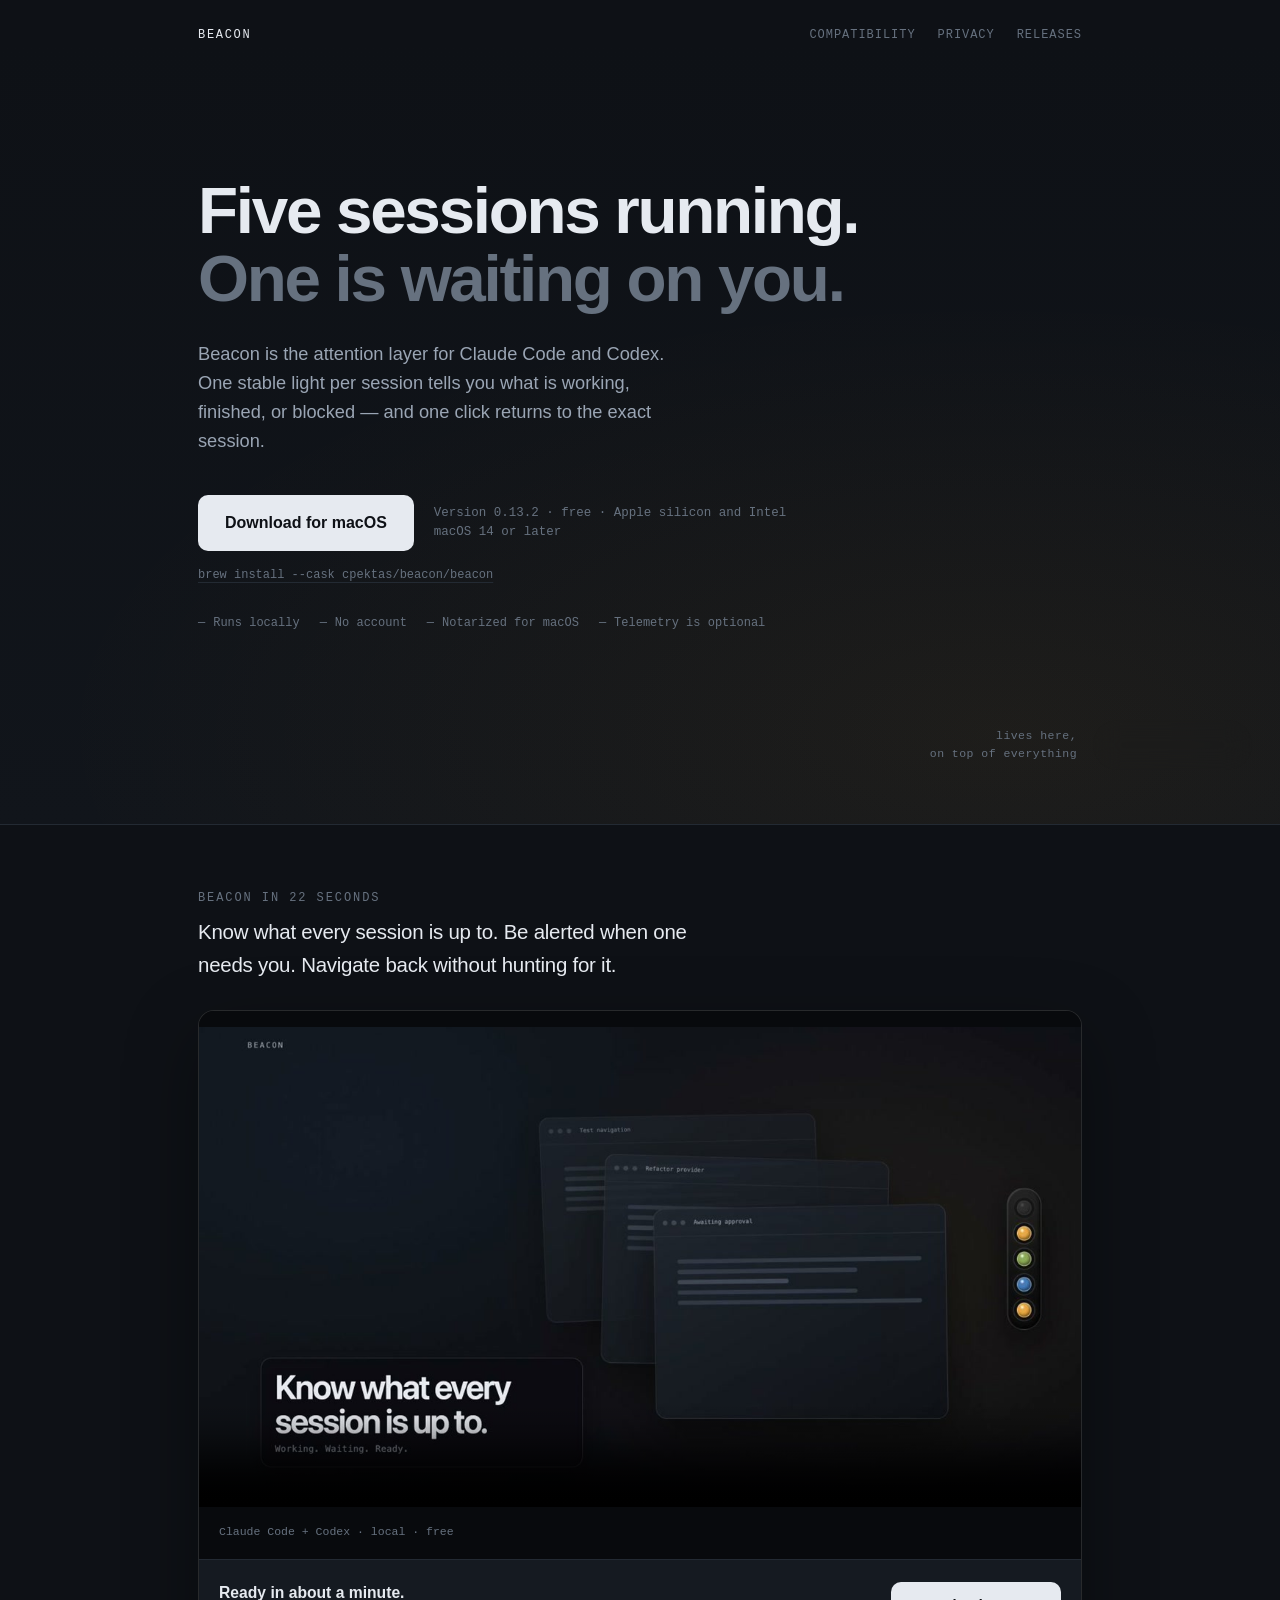
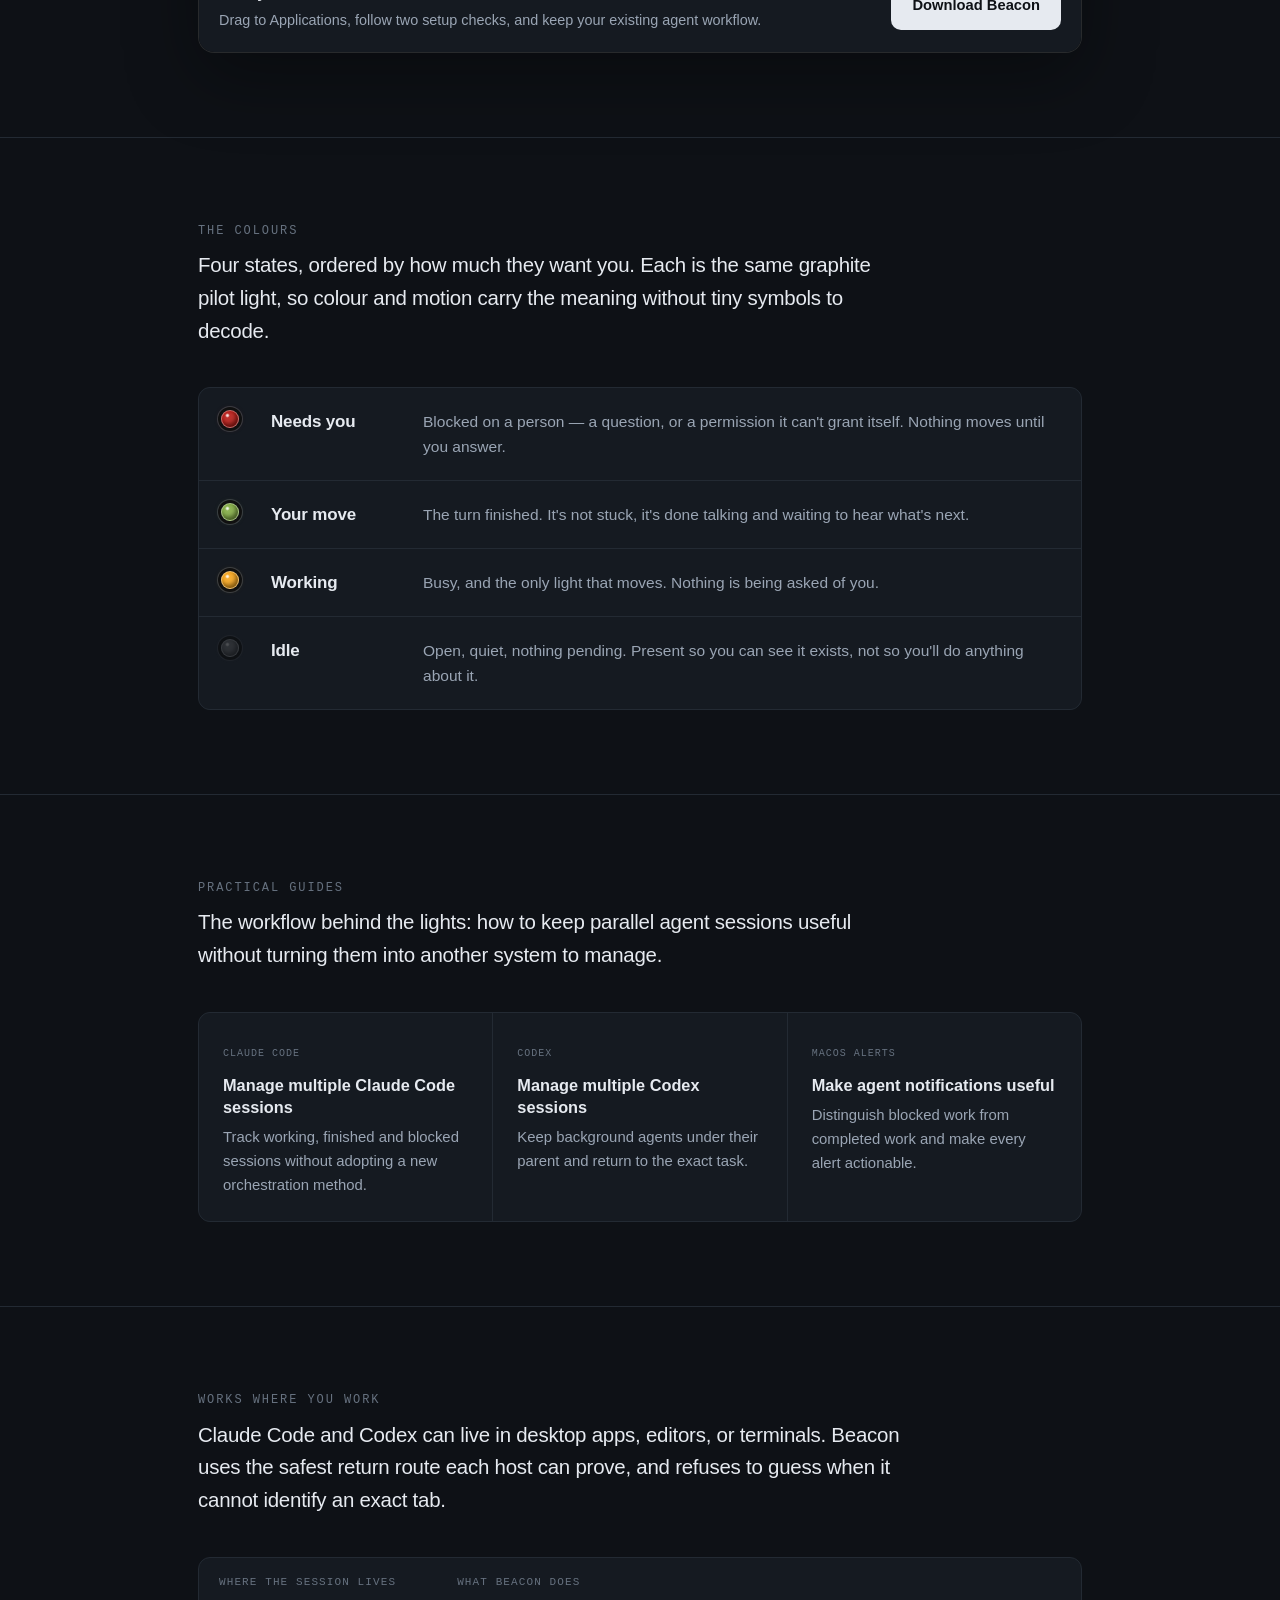
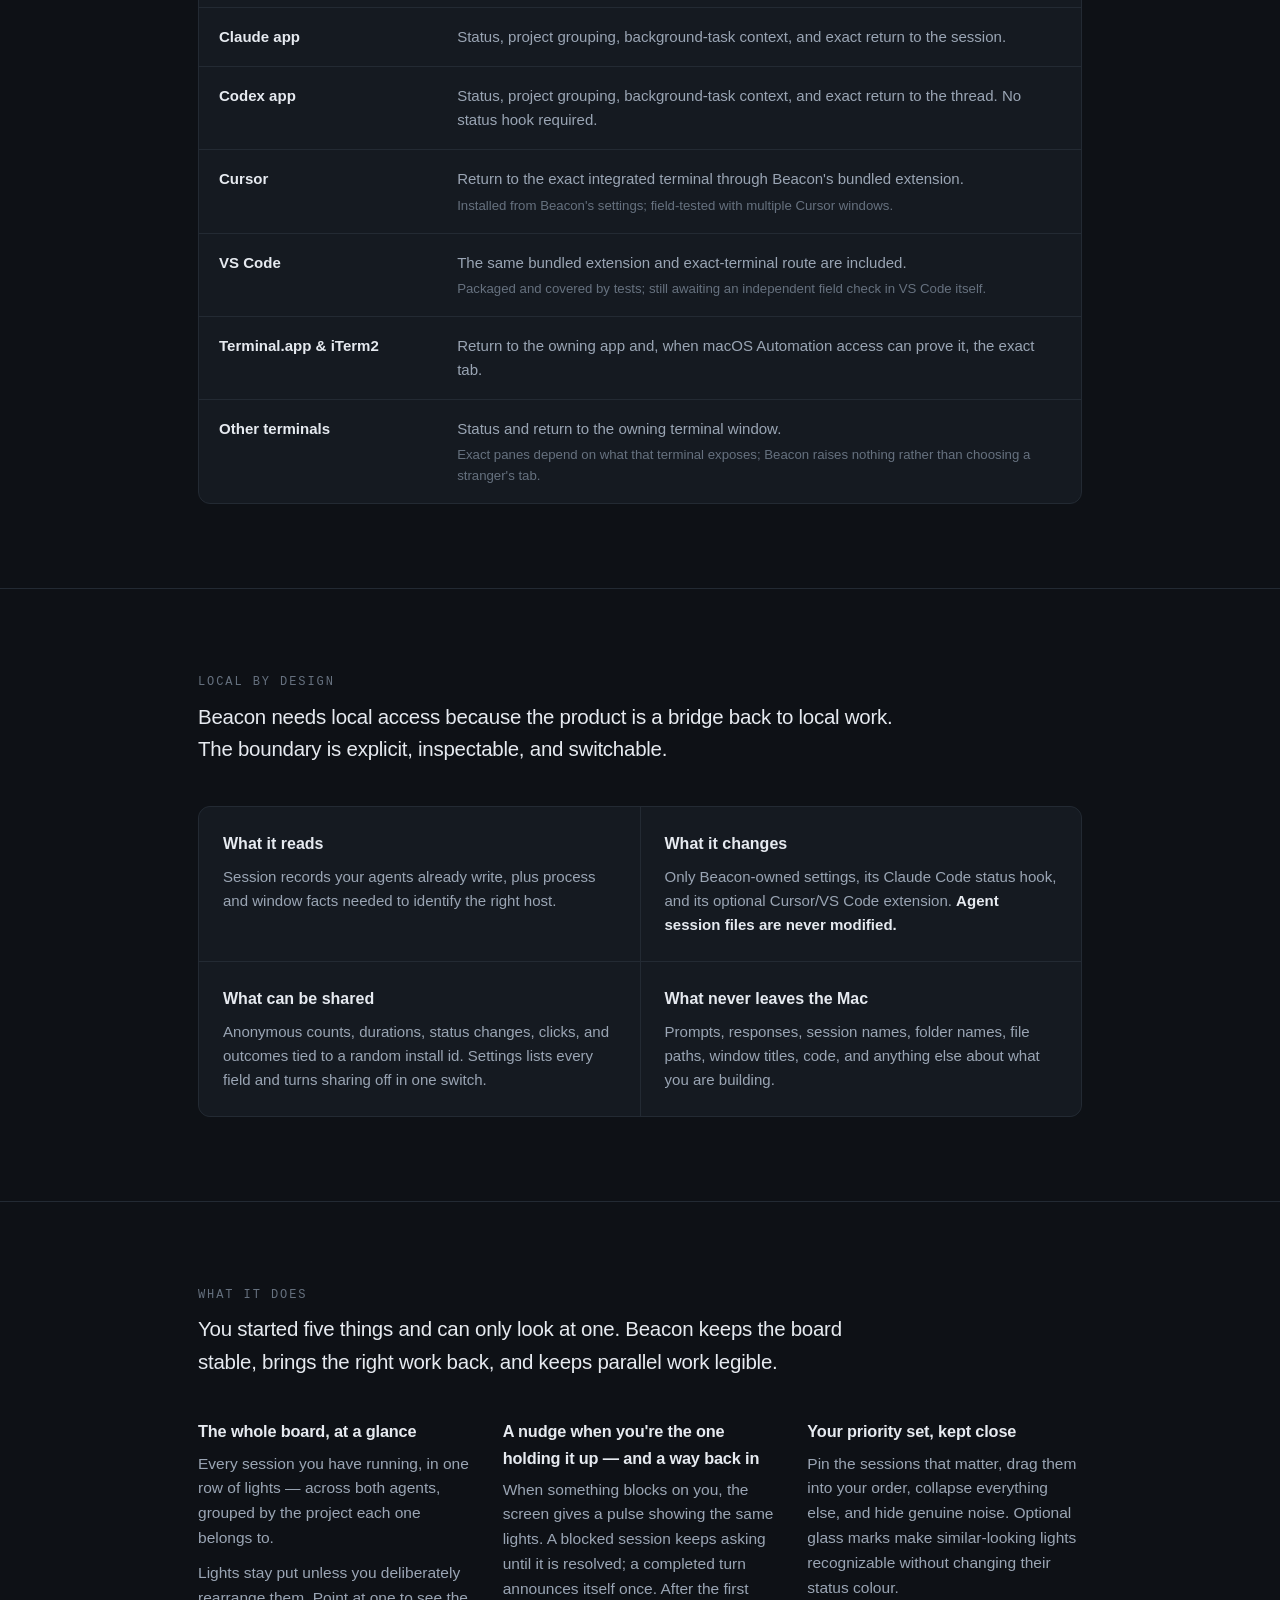
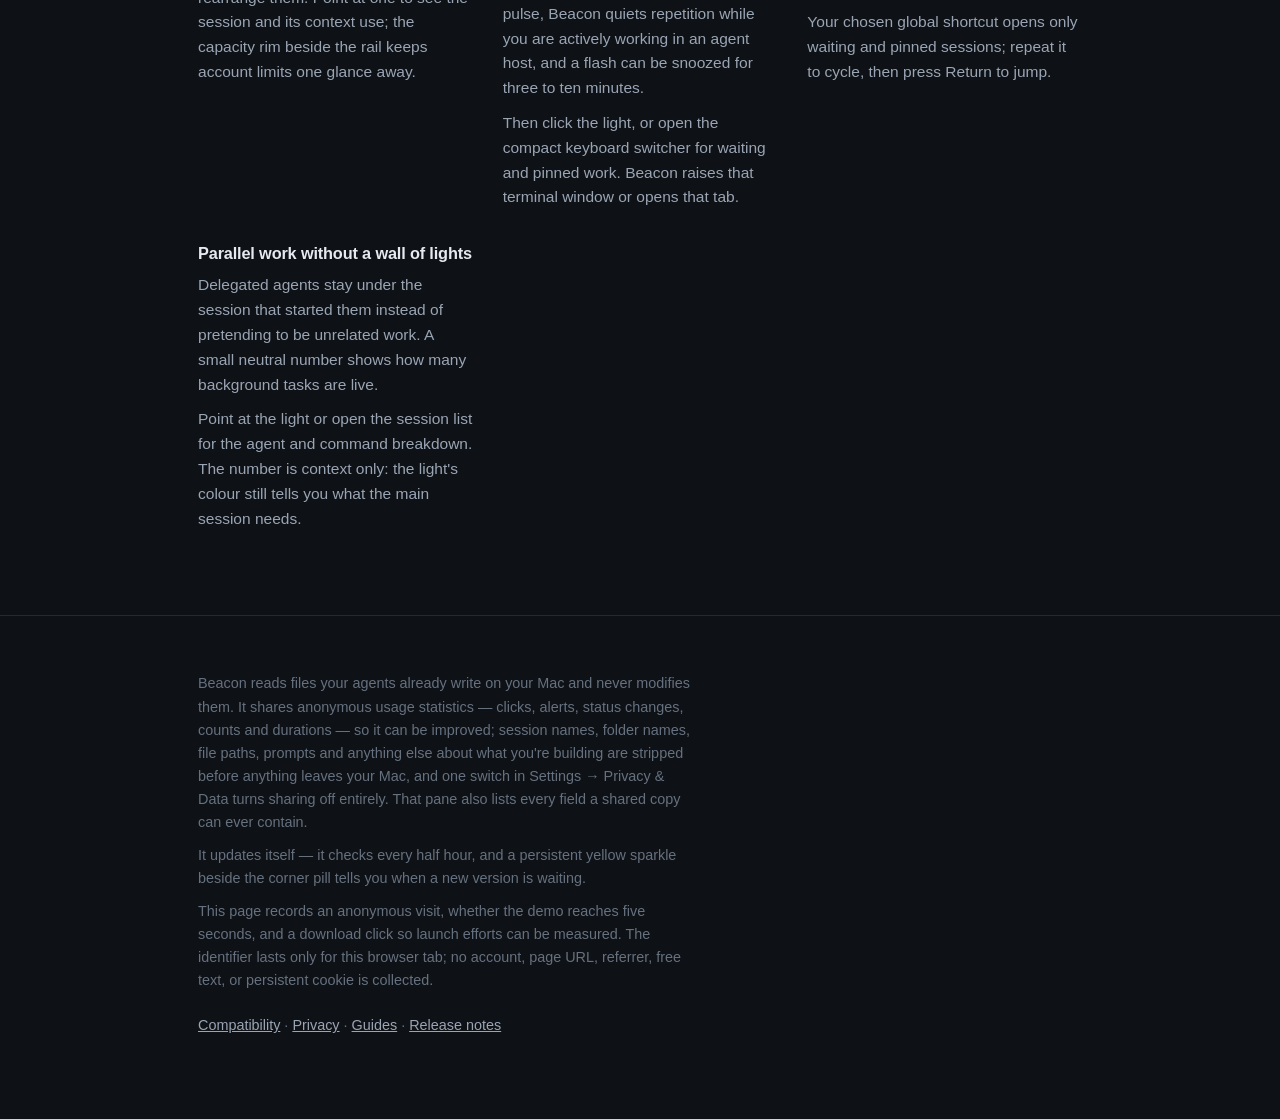
<file: index.html>
<!doctype html>
<html lang="en">
<head>
<meta charset="utf-8">
<meta name="viewport" content="width=device-width, initial-scale=1">
<title>Beacon — see which coding-agent session needs you</title>
<meta name="description" content="A tiny status light for your coding agents. One dot per session, docked in the corner of your screen, coloured by whether it's working, finished, waiting on you, or idle.">
<meta property="og:title" content="Beacon">
<meta property="og:description" content="Know what every Claude Code or Codex session is up to, be alerted when one needs you, and return in one click.">
<meta property="og:type" content="website">
<meta property="og:image" content="https://cpektas.github.io/beacon/assets/launch/beacon-launch-poster.jpg">
<meta property="og:image:width" content="1200">
<meta property="og:image:height" content="630">
<meta name="twitter:card" content="summary_large_image">
<style>
/*
  The palette is the product's palette. Beacon's own rule is that every colour
  on screen means a status and nothing is coloured for decoration — so this page
  keeps that rule too: greys everywhere, and the status colours used only where
  they mean their status. Values are the app's actual ones.
*/
:root {
  --ink:        #0e1116;
  --ink-raised: #151a21;
  --line:       #232a33;
  --text:       #e6eaf0;
  --text-dim:   #9aa5b4;
  --text-faint: #66717f;

  /* AgentStatus's optical-glass palette, not macOS system accents. */
  --needs-input: #b81f1a;
  --ready:       #85ad47;
  --working:     #f5a621;
  --idle:        #6b7684;
  --close:       #2e7dbf;

  --measure: 62ch;
  --sans: -apple-system, BlinkMacSystemFont, "SF Pro Text", "Helvetica Neue", sans-serif;
  --mono: ui-monospace, "SF Mono", SFMono-Regular, Menlo, monospace;
}

* { box-sizing: border-box; }

html { -webkit-text-size-adjust: 100%; }

body {
  margin: 0;
  background: var(--ink);
  color: var(--text);
  font-family: var(--sans);
  font-size: 17px;
  line-height: 1.6;
  -webkit-font-smoothing: antialiased;
}

a { color: inherit; }

:focus-visible {
  outline: 2px solid var(--close);
  outline-offset: 3px;
  border-radius: 3px;
}

.wrap {
  width: 100%;
  max-width: 940px;
  margin: 0 auto;
  padding: 0 28px;
}

/* --- Utility bar ------------------------------------------------------- */

.bar {
  display: flex;
  align-items: center;
  justify-content: space-between;
  padding-top: 26px;
  font-family: var(--mono);
  font-size: 12px;
  letter-spacing: 0.08em;
  text-transform: uppercase;
  color: var(--text-faint);
}

.bar strong {
  color: var(--text);
  font-weight: 500;
  letter-spacing: 0.14em;
}

.bar nav { display: flex; align-items: center; gap: 22px; }
.bar a { text-decoration: none; }
.bar a:hover { color: var(--text-dim); }

/* --- Hero --------------------------------------------------------------
   The hero is the screen. The pill docks in its corner and does what it does
   on a real desktop: sit there, quiet, until a colour changes. Reading the
   headline and then noticing it already in the corner is the whole pitch.  */

.hero {
  position: relative;
  min-height: min(88vh, 780px);
  display: flex;
  flex-direction: column;
  justify-content: center;
  padding: 90px 0 150px;
  background:
    radial-gradient(120% 90% at 78% 88%, rgba(245, 166, 33, 0.06), transparent 62%),
    linear-gradient(180deg, var(--ink) 0%, #11151b 100%);
  border-bottom: 1px solid var(--line);
}

h1 {
  margin: 0;
  font-size: clamp(2.4rem, 6.2vw, 4.1rem);
  line-height: 1.03;
  letter-spacing: -0.035em;
  font-weight: 600;
  max-width: 21ch;
  text-wrap: balance;
}

h1 .quiet { color: var(--text-faint); display: block; }

.lede {
  margin: 26px 0 0;
  max-width: 46ch;
  font-size: 1.14rem;
  color: var(--text-dim);
}

.actions {
  margin-top: 40px;
  display: flex;
  align-items: center;
  gap: 20px;
  flex-wrap: wrap;
}

.download {
  display: inline-flex;
  align-items: center;
  gap: 10px;
  padding: 14px 26px;
  border-radius: 10px;
  background: var(--text);
  color: var(--ink);
  font-size: 1rem;
  font-weight: 600;
  text-decoration: none;
  border: 1px solid transparent;
  transition: transform 0.15s ease, background 0.15s ease;
}

.download:hover { background: #fff; transform: translateY(-1px); }
.download:active { transform: translateY(0); }

.requirement {
  font-family: var(--mono);
  font-size: 12.5px;
  color: var(--text-faint);
  line-height: 1.5;
}

.requirement span { display: block; }

.brew-install {
  display: inline-block;
  margin-top: 15px;
  color: var(--text-faint);
  font: 12px/1.5 var(--mono);
  text-decoration-color: var(--line);
  text-underline-offset: 4px;
}

.brew-install:hover { color: var(--text-dim); }

.proof {
  margin: 28px 0 0;
  padding: 0;
  display: flex;
  flex-wrap: wrap;
  gap: 8px 20px;
  list-style: none;
  color: var(--text-faint);
  font: 12px/1.5 var(--mono);
}

.proof li::before {
  content: "—";
  margin-right: 8px;
  color: var(--text-faint);
}

/* --- The pill ----------------------------------------------------------
   A real rendering, not a picture of one: same order, same four colours,
   same rule that only the working dot moves.                              */

.dock {
  position: absolute;
  right: 28px;
  bottom: 54px;
  display: flex;
  align-items: center;
  gap: 16px;
}

.dock-note {
  font-family: var(--mono);
  font-size: 11.5px;
  color: var(--text-faint);
  text-align: right;
  letter-spacing: 0.04em;
}

.pill {
  display: flex;
  align-items: center;
  gap: 15px;
  padding: 15px 20px;
  border-radius: 999px;
  background:
    linear-gradient(145deg, rgba(255, 255, 255, 0.10), transparent 28%),
    linear-gradient(160deg, #242424 0%, #111 54%, #080808 100%);
  border: 1px solid rgba(255, 255, 255, 0.14);
  box-shadow:
    inset 1px 1px 1px rgba(255, 255, 255, 0.12),
    inset -2px -3px 5px rgba(0, 0, 0, 0.72),
    0 10px 34px rgba(0, 0, 0, 0.58);
  backdrop-filter: blur(14px);
}

.dot {
  --lamp: var(--idle);
  position: relative;
  width: 18px;
  height: 18px;
  border-radius: 50%;
  flex: none;
  background:
    radial-gradient(circle at 34% 28%, rgba(255,255,255,0.88) 0 4%, transparent 15%),
    radial-gradient(circle at 48% 45%, color-mix(in srgb, var(--lamp) 92%, white) 0 30%, var(--lamp) 64%, color-mix(in srgb, var(--lamp) 58%, black) 100%);
  border: 1px solid rgba(255,255,255,0.34);
  box-shadow:
    0 0 0 3px #101010,
    0 0 0 4px rgba(255,255,255,0.15),
    0 0 7px color-mix(in srgb, var(--lamp) 28%, transparent),
    inset -2px -3px 4px rgba(0,0,0,0.46);
}

.dot.needs-input { --lamp: var(--needs-input); }
.dot.ready       { --lamp: var(--ready); }
.dot.idle {
  --lamp: var(--idle);
  opacity: 0.50;
  filter: saturate(0.25) brightness(0.56);
}
.dot.working     {
  --lamp: var(--working);
  animation: breathe 2.1s ease-in-out infinite;
}

.dot[data-count]::after {
  content: attr(data-count);
  position: absolute;
  right: -12px;
  top: -12px;
  min-width: 15px;
  height: 15px;
  padding: 0 3px;
  border-radius: 999px;
  display: grid;
  place-items: center;
  color: #d8dde5;
  background: #1b1b1b;
  border: 1px solid rgba(255,255,255,0.28);
  box-shadow: 0 2px 5px rgba(0,0,0,0.55);
  font: 700 9px/1 var(--sans);
}

/* Inside the key, the backdrop is the raised panel, not the page. */
.key-row .dot { color: var(--ink-raised); }

/* The one thing on the page that moves, because it is the one thing that
   moves in the app. */
@keyframes breathe {
  0%, 100% { opacity: 1;    box-shadow: 0 0 0 0 rgba(245, 166, 33, 0.40); }
  50%      { opacity: 0.55; box-shadow: 0 0 0 5px rgba(245, 166, 33, 0); }
}

/* --- Sections ----------------------------------------------------------- */

section { padding: 84px 0; border-bottom: 1px solid var(--line); }

h2 {
  margin: 0 0 8px;
  font-family: var(--mono);
  font-size: 12px;
  font-weight: 500;
  letter-spacing: 0.16em;
  text-transform: uppercase;
  color: var(--text-faint);
}

.section-lede {
  margin: 0 0 40px;
  max-width: var(--measure);
  font-size: 1.28rem;
  letter-spacing: -0.012em;
  color: var(--text);
}

/* --- Film -------------------------------------------------------------- */

.film-section { padding-top: 64px; }

.film-heading { margin-bottom: 28px; }
.film-heading .section-lede { margin: 0; max-width: 48ch; }

.film-shell {
  overflow: hidden;
  border: 1px solid rgba(255,255,255,0.13);
  border-radius: 16px;
  background: #080a0d;
  box-shadow: 0 24px 70px rgba(0,0,0,0.34);
}

.film-shell video {
  display: block;
  width: 100%;
  aspect-ratio: 16 / 9;
  background: #080a0d;
}

.film-caption {
  padding: 16px 20px 18px;
  color: var(--text-faint);
  font: 11.5px/1.55 var(--mono);
}

.film-conversion {
  display: flex;
  align-items: center;
  justify-content: space-between;
  gap: 24px;
  padding: 20px;
  border-top: 1px solid var(--line);
  background: var(--ink-raised);
}

.film-conversion-copy strong {
  display: block;
  margin-bottom: 4px;
  font-size: 0.98rem;
  font-weight: 600;
}

.film-conversion-copy span {
  display: block;
  color: var(--text-dim);
  font-size: 0.9rem;
}

.film-conversion .download {
  flex: none;
  padding: 11px 20px;
  font-size: 0.92rem;
}

/* --- The key ------------------------------------------------------------ */

.key { display: grid; gap: 1px; background: var(--line); border: 1px solid var(--line); border-radius: 12px; overflow: hidden; }

.key-row {
  display: grid;
  grid-template-columns: 34px 8.5rem 1fr;
  align-items: baseline;
  gap: 16px;
  padding: 20px 22px;
  background: var(--ink-raised);
}

.key-row .dot { transform: translateY(1px); }

.key-name { font-weight: 600; letter-spacing: -0.01em; }

.key-what { color: var(--text-dim); font-size: 0.97rem; }

/* --- Pillars ------------------------------------------------------------ */

.facts { display: grid; gap: 30px; grid-template-columns: repeat(auto-fit, minmax(250px, 1fr)); }

.fact h3 {
  margin: 0 0 7px;
  font-size: 1.02rem;
  font-weight: 600;
  letter-spacing: -0.01em;
}

.fact p { margin: 0 0 10px; color: var(--text-dim); font-size: 0.97rem; }
.fact p:last-child { margin-bottom: 0; }

/* Said once, plainly, rather than dressed up as a feature that exists. */
.soon {
  display: inline-block;
  margin-left: 8px;
  vertical-align: 2px;
  font-family: var(--mono);
  font-size: 10px;
  letter-spacing: 0.1em;
  text-transform: uppercase;
  color: var(--text-faint);
  border: 1px solid var(--line);
  border-radius: 999px;
  padding: 2px 8px;
}

.fact.later h3, .fact.later p { color: var(--text-faint); }

/* --- Guides ----------------------------------------------------------- */

.guide-grid {
  display: grid;
  grid-template-columns: repeat(3, minmax(0, 1fr));
  gap: 1px;
  overflow: hidden;
  border: 1px solid var(--line);
  border-radius: 12px;
  background: var(--line);
}

.guide-card {
  display: block;
  padding: 24px;
  background: var(--ink-raised);
  text-decoration: none;
}

.guide-card:hover { background: #181e26; }
.guide-card span { color: var(--text-faint); font: 10px/1.4 var(--mono); letter-spacing: .1em; text-transform: uppercase; }
.guide-card h3 { margin: 10px 0 8px; font-size: 1.02rem; line-height: 1.35; }
.guide-card p { margin: 0; color: var(--text-dim); font-size: .93rem; }

/* --- Compatibility ---------------------------------------------------- */

.compatibility {
  width: 100%;
  border-collapse: separate;
  border-spacing: 0;
  border: 1px solid var(--line);
  border-radius: 12px;
  overflow: hidden;
  background: var(--ink-raised);
  font-size: 0.94rem;
}

.compatibility th,
.compatibility td {
  padding: 17px 20px;
  text-align: left;
  vertical-align: top;
  border-top: 1px solid var(--line);
}

.compatibility thead th {
  border-top: 0;
  color: var(--text-faint);
  font: 11px/1.4 var(--mono);
  font-weight: 500;
  letter-spacing: 0.1em;
  text-transform: uppercase;
}

.compatibility tbody th {
  width: 27%;
  color: var(--text);
  font-weight: 600;
}

.compatibility td { color: var(--text-dim); }
.compatibility .note { display: block; margin-top: 3px; color: var(--text-faint); font-size: 0.88em; }

/* --- Trust ------------------------------------------------------------ */

.trust-grid {
  display: grid;
  grid-template-columns: repeat(2, minmax(0, 1fr));
  gap: 1px;
  overflow: hidden;
  border: 1px solid var(--line);
  border-radius: 12px;
  background: var(--line);
}

.trust-item { padding: 24px; background: var(--ink-raised); }
.trust-item h3 { margin: 0 0 8px; font-size: 1rem; font-weight: 600; }
.trust-item p { margin: 0; color: var(--text-dim); font-size: 0.94rem; }
.trust-item strong { color: var(--text); font-weight: 600; }

/* --- Footer ------------------------------------------------------------- */

footer {
  padding: 56px 0 72px;
  color: var(--text-faint);
  font-size: 0.9rem;
}

footer p { margin: 0 0 10px; max-width: var(--measure); }

footer a { color: var(--text-dim); }

@media (max-width: 720px) {
  .bar nav a:not(:last-child) { display: none; }
  .hero { min-height: 0; padding: 64px 0 128px; }
  .dock { right: 24px; bottom: 40px; }
  .dock-note { display: none; }
  .key-row { grid-template-columns: 26px 1fr; row-gap: 4px; }
  .key-row .key-what { grid-column: 2; }
  .trust-grid { grid-template-columns: 1fr; }
  .guide-grid { grid-template-columns: 1fr; }
  .film-conversion { align-items: flex-start; flex-direction: column; }
  .compatibility,
  .compatibility tbody,
  .compatibility tr,
  .compatibility th,
  .compatibility td { display: block; }
  .compatibility thead { display: none; }
  .compatibility tbody th { width: auto; padding-bottom: 4px; }
  .compatibility td { border-top: 0; padding-top: 0; }
  .compatibility tr { border-top: 1px solid var(--line); }
  .compatibility tr:first-child { border-top: 0; }
  .compatibility tr + tr th { border-top: 0; }
}

@media (prefers-reduced-motion: reduce) {
  *, *::before, *::after {
    animation-duration: 0.001ms !important;
    animation-iteration-count: 1 !important;
    transition-duration: 0.001ms !important;
  }
  /* Frozen mid-breath rather than at an endpoint, so a still page still shows
     the working dot as distinct from a plain filled one. */
  .dot.working { opacity: 0.78; }
}
</style>
</head>
<body>

<div class="wrap">
  <div class="bar">
    <strong>Beacon</strong>
    <nav aria-label="Primary">
      <a href="#compatibility">Compatibility</a>
      <a href="#privacy">Privacy</a>
      <a href="https://github.com/cpektas/beacon/releases" id="releases-link">Releases</a>
    </nav>
  </div>
</div>

<header class="hero">
  <div class="wrap">
    <h1>Five sessions running.<span class="quiet">One is waiting on you.</span></h1>
    <p class="lede">
      Beacon is the attention layer for Claude Code and Codex. One stable light
      per session tells you what is working, finished, or blocked — and one
      click returns to the exact session.
    </p>
    <div class="actions">
      <a class="download" id="download" data-download href="https://github.com/cpektas/beacon/releases/latest">
        Download for macOS
      </a>
      <span class="requirement">
        <span id="version-line">Free · Apple silicon and Intel</span>
        <span>macOS 14 or later</span>
      </span>
    </div>
    <a class="brew-install" href="https://github.com/cpektas/homebrew-beacon"><code>brew install --cask cpektas/beacon/beacon</code></a>
    <ul class="proof" aria-label="Product facts">
      <li>Runs locally</li>
      <li>No account</li>
      <li>Notarized for macOS</li>
      <li>Telemetry is optional</li>
    </ul>
  </div>

  <div class="dock" aria-hidden="true">
    <span class="dock-note">lives here,<br>on top of everything</span>
    <div class="pill">
      <span class="dot idle"></span>
      <span class="dot working" data-count="2"></span>
      <span class="dot ready"></span>
      <span class="dot needs-input"></span>
    </div>
  </div>
</header>

<main>
  <section class="film-section" aria-labelledby="film-title">
    <div class="wrap">
      <div class="film-heading">
        <h2 id="film-title">Beacon in 22 seconds</h2>
        <p class="section-lede">
          Know what every session is up to. Be alerted when one needs you.
          Navigate back without hunting for it.
        </p>
      </div>
      <div class="film-shell">
        <video id="launch-film" muted loop playsinline controls preload="metadata"
          poster="assets/launch/beacon-launch-poster.jpg"
          aria-label="A real Beacon session finishes, flashes for attention, and returns to its exact Codex task when clicked.">
          <source src="assets/launch/beacon-launch-16x9.mp4" type="video/mp4">
          A real Beacon session finishes, alerts the user, and returns to its exact Codex task in one click.
        </video>
        <div class="film-caption">
          <span>Claude Code + Codex · local · free</span>
        </div>
        <div class="film-conversion">
          <div class="film-conversion-copy">
            <strong>Ready in about a minute.</strong>
            <span>Drag to Applications, follow two setup checks, and keep your existing agent workflow.</span>
          </div>
          <a class="download" data-download href="https://github.com/cpektas/beacon/releases/latest">
            Download Beacon
          </a>
        </div>
      </div>
    </div>
  </section>

  <section>
    <div class="wrap">
      <h2>The colours</h2>
      <p class="section-lede">
        Four states, ordered by how much they want you. Each is the same
        graphite pilot light, so colour and motion carry the meaning without
        tiny symbols to decode.
      </p>
      <div class="key">
        <div class="key-row">
          <span class="dot needs-input"></span>
          <span class="key-name">Needs you</span>
          <span class="key-what">Blocked on a person — a question, or a permission it can't grant itself. Nothing moves until you answer.</span>
        </div>
        <div class="key-row">
          <span class="dot ready"></span>
          <span class="key-name">Your move</span>
          <span class="key-what">The turn finished. It's not stuck, it's done talking and waiting to hear what's next.</span>
        </div>
        <div class="key-row">
          <span class="dot working"></span>
          <span class="key-name">Working</span>
          <span class="key-what">Busy, and the only light that moves. Nothing is being asked of you.</span>
        </div>
        <div class="key-row">
          <span class="dot idle"></span>
          <span class="key-name">Idle</span>
          <span class="key-what">Open, quiet, nothing pending. Present so you can see it exists, not so you'll do anything about it.</span>
        </div>
      </div>
    </div>
  </section>

  <section id="guides">
    <div class="wrap">
      <h2>Practical guides</h2>
      <p class="section-lede">
        The workflow behind the lights: how to keep parallel agent sessions
        useful without turning them into another system to manage.
      </p>
      <div class="guide-grid">
        <a class="guide-card" href="guides/manage-multiple-claude-code-sessions/">
          <span>Claude Code</span>
          <h3>Manage multiple Claude Code sessions</h3>
          <p>Track working, finished and blocked sessions without adopting a new orchestration method.</p>
        </a>
        <a class="guide-card" href="guides/manage-multiple-codex-sessions/">
          <span>Codex</span>
          <h3>Manage multiple Codex sessions</h3>
          <p>Keep background agents under their parent and return to the exact task.</p>
        </a>
        <a class="guide-card" href="guides/ai-coding-agent-notifications-macos/">
          <span>macOS alerts</span>
          <h3>Make agent notifications useful</h3>
          <p>Distinguish blocked work from completed work and make every alert actionable.</p>
        </a>
      </div>
    </div>
  </section>

  <section id="compatibility">
    <div class="wrap">
      <h2>Works where you work</h2>
      <p class="section-lede">
        Claude Code and Codex can live in desktop apps, editors, or terminals.
        Beacon uses the safest return route each host can prove, and refuses to
        guess when it cannot identify an exact tab.
      </p>
      <table class="compatibility">
        <thead>
          <tr><th>Where the session lives</th><th>What Beacon does</th></tr>
        </thead>
        <tbody>
          <tr>
            <th>Claude app</th>
            <td>Status, project grouping, background-task context, and exact return to the session.</td>
          </tr>
          <tr>
            <th>Codex app</th>
            <td>Status, project grouping, background-task context, and exact return to the thread. No status hook required.</td>
          </tr>
          <tr>
            <th>Cursor</th>
            <td>Return to the exact integrated terminal through Beacon's bundled extension.<span class="note">Installed from Beacon's settings; field-tested with multiple Cursor windows.</span></td>
          </tr>
          <tr>
            <th>VS Code</th>
            <td>The same bundled extension and exact-terminal route are included.<span class="note">Packaged and covered by tests; still awaiting an independent field check in VS Code itself.</span></td>
          </tr>
          <tr>
            <th>Terminal.app &amp; iTerm2</th>
            <td>Return to the owning app and, when macOS Automation access can prove it, the exact tab.</td>
          </tr>
          <tr>
            <th>Other terminals</th>
            <td>Status and return to the owning terminal window.<span class="note">Exact panes depend on what that terminal exposes; Beacon raises nothing rather than choosing a stranger's tab.</span></td>
          </tr>
        </tbody>
      </table>
    </div>
  </section>

  <section id="privacy">
    <div class="wrap">
      <h2>Local by design</h2>
      <p class="section-lede">
        Beacon needs local access because the product is a bridge back to local
        work. The boundary is explicit, inspectable, and switchable.
      </p>
      <div class="trust-grid">
        <div class="trust-item">
          <h3>What it reads</h3>
          <p>Session records your agents already write, plus process and window facts needed to identify the right host.</p>
        </div>
        <div class="trust-item">
          <h3>What it changes</h3>
          <p>Only Beacon-owned settings, its Claude Code status hook, and its optional Cursor/VS Code extension. <strong>Agent session files are never modified.</strong></p>
        </div>
        <div class="trust-item">
          <h3>What can be shared</h3>
          <p>Anonymous counts, durations, status changes, clicks, and outcomes tied to a random install id. Settings lists every field and turns sharing off in one switch.</p>
        </div>
        <div class="trust-item">
          <h3>What never leaves the Mac</h3>
          <p>Prompts, responses, session names, folder names, file paths, window titles, code, and anything else about what you are building.</p>
        </div>
      </div>
    </div>
  </section>

  <section>
    <div class="wrap">
      <h2>What it does</h2>
      <p class="section-lede">
        You started five things and can only look at one. Beacon keeps the board
        stable, brings the right work back, and keeps parallel work legible.
      </p>
      <div class="facts">
        <div class="fact">
          <h3>The whole board, at a glance</h3>
          <p>Every session you have running, in one row of lights — across both agents, grouped by the project each one belongs to.</p>
          <p>Lights stay put unless you deliberately rearrange them. Point at one to see the session and its context use; the capacity rim beside the rail keeps account limits one glance away.</p>
        </div>
        <div class="fact">
          <h3>A nudge when you're the one holding it up — and a way back in</h3>
          <p>When something blocks on you, the screen gives a pulse showing the same lights. A blocked session keeps asking until it is resolved; a completed turn announces itself once. After the first pulse, Beacon quiets repetition while you are actively working in an agent host, and a flash can be snoozed for three to ten minutes.</p>
          <p>Then click the light, or open the compact keyboard switcher for waiting and pinned work. Beacon raises that terminal window or opens that tab.</p>
        </div>
        <div class="fact">
          <h3>Your priority set, kept close</h3>
          <p>Pin the sessions that matter, drag them into your order, collapse everything else, and hide genuine noise. Optional glass marks make similar-looking lights recognizable without changing their status colour.</p>
          <p>Your chosen global shortcut opens only waiting and pinned sessions; repeat it to cycle, then press Return to jump.</p>
        </div>
        <div class="fact">
          <h3>Parallel work without a wall of lights</h3>
          <p>Delegated agents stay under the session that started them instead of pretending to be unrelated work. A small neutral number shows how many background tasks are live.</p>
          <p>Point at the light or open the session list for the agent and command breakdown. The number is context only: the light's colour still tells you what the main session needs.</p>
        </div>
      </div>
    </div>
  </section>

</main>

<footer>
  <div class="wrap">
    <p>
      Beacon reads files your agents already write on your Mac and never modifies
      them. It shares anonymous usage statistics — clicks, alerts, status changes,
      counts and durations — so it can be improved; session names, folder names,
      file paths, prompts and anything else about what you're building are stripped
      before anything leaves your Mac, and one switch in Settings → Privacy &amp; Data
      turns sharing off entirely. That pane also lists every field a shared copy
      can ever contain.
    </p>
    <p>
      It updates itself — it checks every half hour, and a persistent yellow
      sparkle beside the corner pill tells you when a new version is waiting.
    </p>
    <p>
      This page records an anonymous visit, whether the demo reaches five seconds,
      and a download click so launch efforts can be measured. The identifier lasts only for
      this browser tab; no account, page URL, referrer, free text, or persistent
      cookie is collected.
    </p>
    <p style="margin-top:22px">
      <a href="#compatibility">Compatibility</a> ·
      <a href="#privacy">Privacy</a> ·
      <a href="#guides">Guides</a> ·
      <a href="https://github.com/cpektas/beacon/releases" id="footer-releases">Release notes</a>
    </p>
  </div>
</footer>

<script>
// The website funnel deliberately does not use the app's persistent install id.
// One random id lives for one browser tab, and the relay accepts only three
// event names plus a short source allowlist. Referrers and arbitrary campaign
// strings never enter the payload.
(function () {
  var endpoint = 'https://beacon-telemetry.alicempektas.workers.dev/web';
  var allowedSources = [
    'direct', 'reddit_claudecode', 'reddit_codex', 'show_hn',
    'creator', 'newsletter', 'organic_search', 'share', 'other'
  ];
  var requested = new URLSearchParams(window.location.search).get('source');
  var source = allowedSources.indexOf(requested) >= 0 ? requested :
    (requested ? 'other' : 'direct');

  function randomID() {
    if (window.crypto && typeof window.crypto.randomUUID === 'function') {
      return 'web-' + window.crypto.randomUUID();
    }
    return 'web-' + Date.now().toString(16) + '-' +
      Math.random().toString(16).slice(2) + Math.random().toString(16).slice(2);
  }

  var visitID;
  try {
    visitID = window.sessionStorage.getItem('beacon-web-visit');
    if (!visitID) {
      visitID = randomID();
      window.sessionStorage.setItem('beacon-web-visit', visitID);
    }
  } catch (_) {
    // A browser that blocks storage still gets an ephemeral in-memory visit.
    visitID = randomID();
  }

  function record(event) {
    var body = JSON.stringify({
      event: event,
      source: source,
      visit_id: visitID,
      event_id: randomID()
    });
    var blob = new Blob([body], { type: 'text/plain;charset=UTF-8' });
    if (navigator.sendBeacon && navigator.sendBeacon(endpoint, blob)) return;
    fetch(endpoint, { method: 'POST', body: blob, keepalive: true }).catch(function () {
      // Analytics can fail without degrading the page or the download.
    });
  }

  record('web_landing_view');

  var film = document.getElementById('launch-film');
  if (film) {
    var watched = false;
    film.addEventListener('timeupdate', function () {
      if (watched || film.currentTime < 5) return;
      watched = true;
      record('web_film_play');
    });
  }

  var downloads = document.querySelectorAll('[data-download]');
  if (downloads.length) {
    var clicked = false;
    downloads.forEach(function (download) {
      download.addEventListener('click', function () {
        if (clicked) return;
        clicked = true;
        record('web_download_click');
      });
    });
  }
})();

// The download button points at the current release, read from the same feed
// the app polls. Hardcoding a version here means the site is wrong from the
// next release onward and nobody notices, because the stale link still works.
(function () {
  var downloads = document.querySelectorAll('[data-download]');
  if (!downloads.length) return;
  var fallback = downloads[0].getAttribute('href');
  fetch('releases.json', { cache: 'no-cache' })
    .then(function (r) { return r.ok ? r.json() : null; })
    .then(function (feed) {
      if (!feed || !feed.releases) return;
      var latest = feed.releases.filter(function (r) { return !r.prerelease; })[0];
      if (!latest) return;
      if (latest.dmg) downloads.forEach(function (download) {
        download.href = latest.dmg;
      });
      document.getElementById('version-line').textContent =
        'Version ' + latest.version + ' · free · Apple silicon and Intel';
    })
    .catch(function () {
      // Leave the button pointing at the releases page. A download that costs
      // one extra click beats a button that does nothing.
      downloads.forEach(function (download) { download.href = fallback; });
    });
})();

// Autoplay stays off for people who ask macOS to reduce motion. Everyone else
// gets the full proof immediately; native controls keep pause and replay obvious.
(function () {
  var film = document.getElementById('launch-film');
  if (!film || window.matchMedia('(prefers-reduced-motion: reduce)').matches) return;
  film.play().catch(function () {
    // Autoplay policy can still refuse. The poster and native play button are
    // the complete fallback, so there is no custom control to get out of sync.
  });
})();
</script>

</body>
</html>
</file>
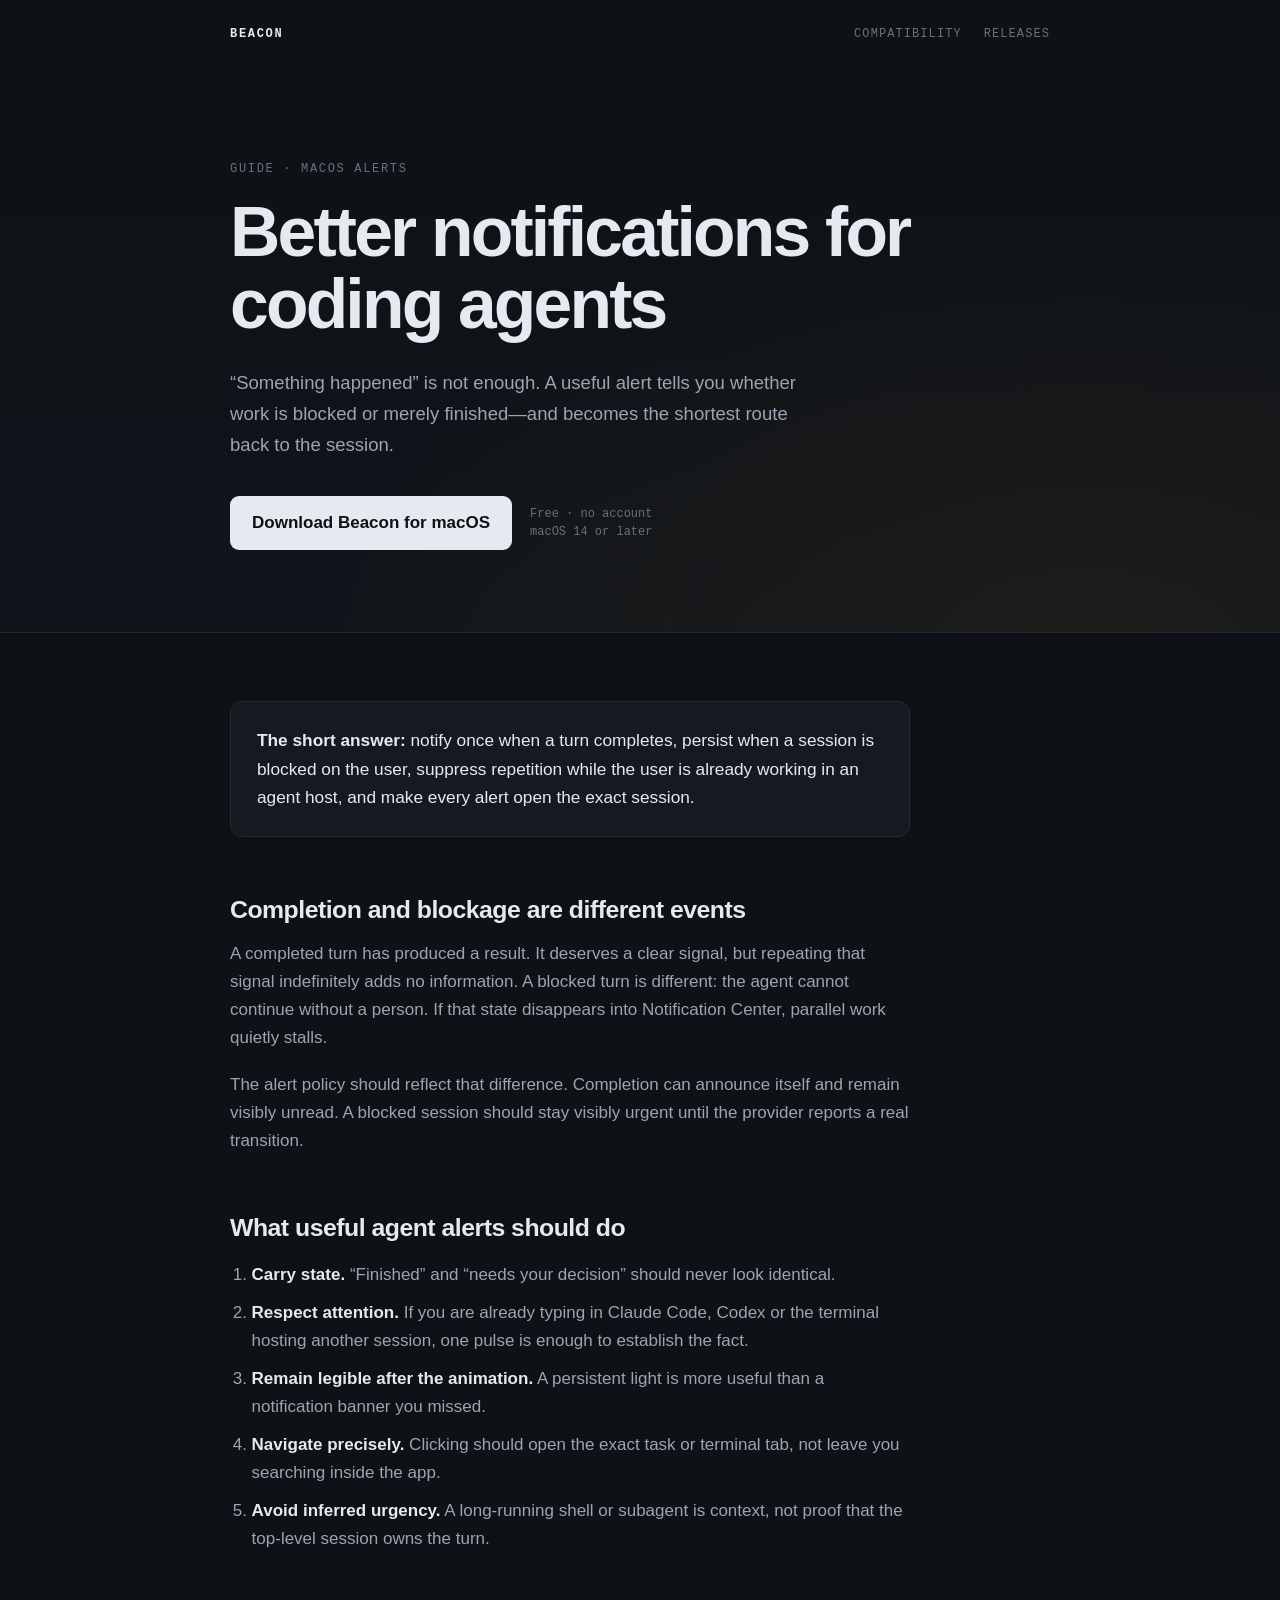
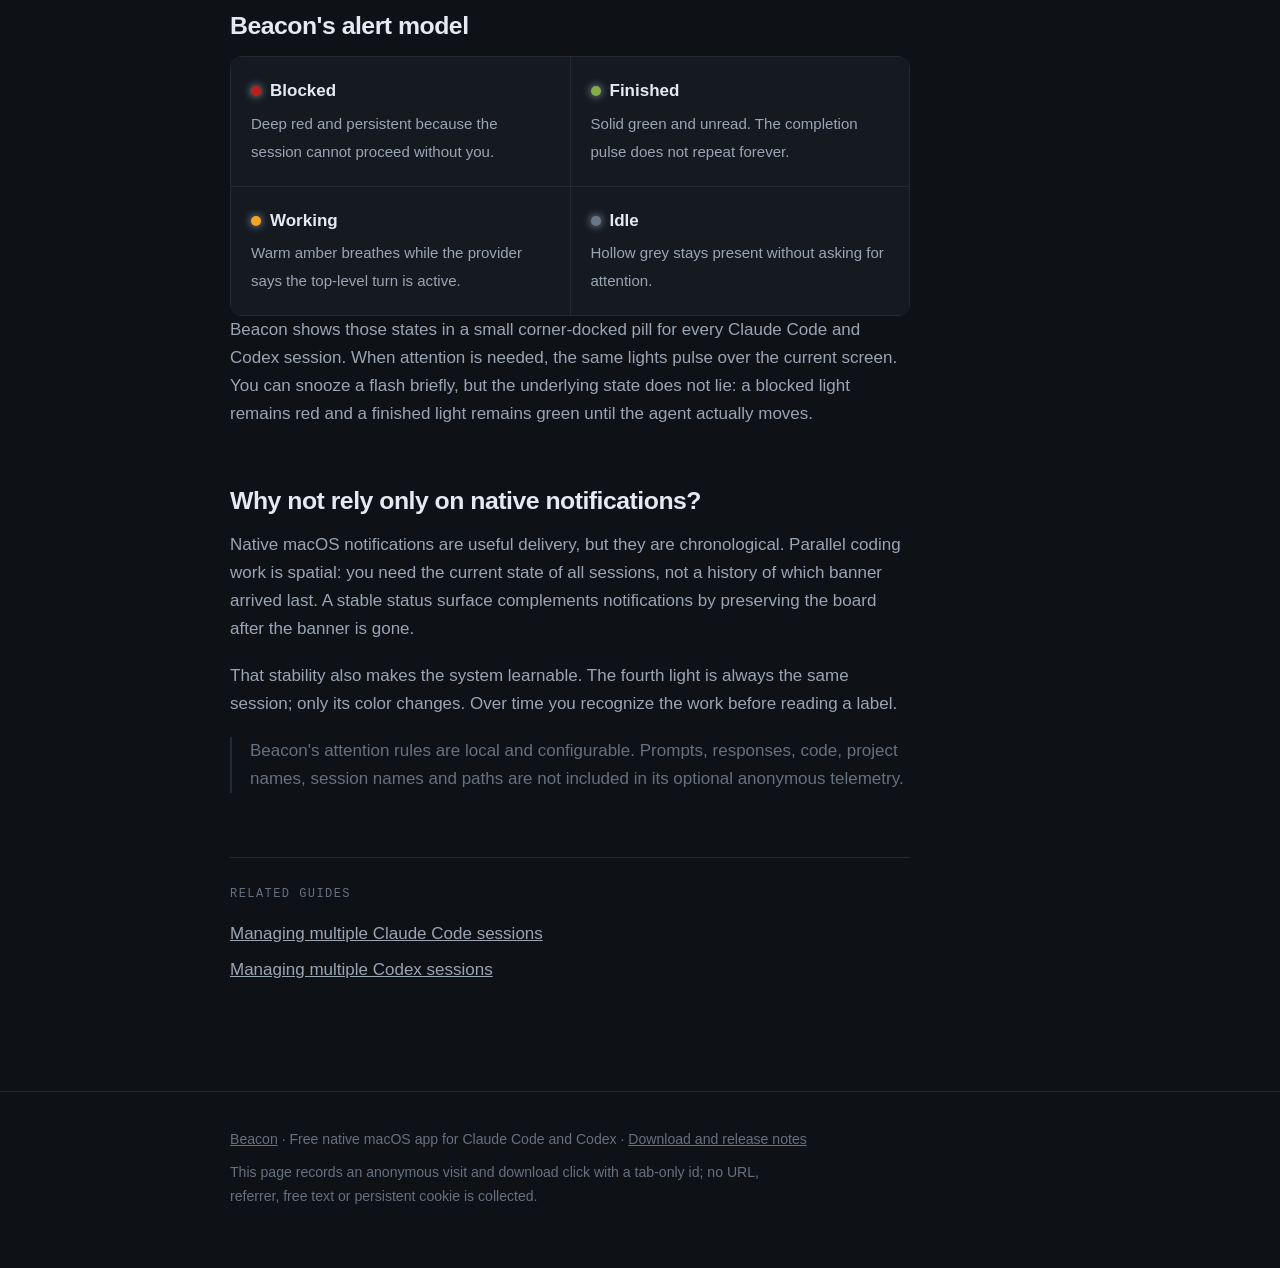
<file: guides/ai-coding-agent-notifications-macos/index.html>
<!doctype html>
<html lang="en">
<head>
<meta charset="utf-8">
<meta name="viewport" content="width=device-width, initial-scale=1">
<title>Better Claude Code and Codex notifications on macOS</title>
<meta name="description" content="How coding-agent alerts should distinguish blocked work from completed work, stay visible without becoming noisy, and return you to the exact session.">
<link rel="canonical" href="https://cpektas.github.io/beacon/guides/ai-coding-agent-notifications-macos/">
<meta property="og:title" content="Better Claude Code and Codex notifications on macOS">
<meta property="og:description" content="Alert when your action matters, distinguish blocked from finished, and make the alert a route back to the exact session.">
<meta property="og:type" content="article">
<meta property="og:url" content="https://cpektas.github.io/beacon/guides/ai-coding-agent-notifications-macos/">
<link rel="stylesheet" href="../guide.css">
</head>
<body>
<div class="wrap"><header class="bar"><a href="../../"><strong>Beacon</strong></a><nav><a href="../../#compatibility">Compatibility</a><a href="https://github.com/cpektas/beacon/releases">Releases</a></nav></header></div>

<section class="hero">
  <div class="wrap">
    <p class="eyebrow">Guide · macOS alerts</p>
    <h1>Better notifications for coding agents</h1>
    <p class="lede">“Something happened” is not enough. A useful alert tells you whether work is blocked or merely finished—and becomes the shortest route back to the session.</p>
    <div class="actions"><a class="download" data-download href="https://github.com/cpektas/beacon/releases/latest">Download Beacon for macOS</a><span class="requirement">Free · no account<br>macOS 14 or later</span></div>
  </div>
</section>

<main><div class="wrap"><article>
  <p class="answer"><strong>The short answer:</strong> notify once when a turn completes, persist when a session is blocked on the user, suppress repetition while the user is already working in an agent host, and make every alert open the exact session.</p>

  <h2>Completion and blockage are different events</h2>
  <p>A completed turn has produced a result. It deserves a clear signal, but repeating that signal indefinitely adds no information. A blocked turn is different: the agent cannot continue without a person. If that state disappears into Notification Center, parallel work quietly stalls.</p>
  <p>The alert policy should reflect that difference. Completion can announce itself and remain visibly unread. A blocked session should stay visibly urgent until the provider reports a real transition.</p>

  <h2>What useful agent alerts should do</h2>
  <ol>
    <li><strong>Carry state.</strong> “Finished” and “needs your decision” should never look identical.</li>
    <li><strong>Respect attention.</strong> If you are already typing in Claude Code, Codex or the terminal hosting another session, one pulse is enough to establish the fact.</li>
    <li><strong>Remain legible after the animation.</strong> A persistent light is more useful than a notification banner you missed.</li>
    <li><strong>Navigate precisely.</strong> Clicking should open the exact task or terminal tab, not leave you searching inside the app.</li>
    <li><strong>Avoid inferred urgency.</strong> A long-running shell or subagent is context, not proof that the top-level session owns the turn.</li>
  </ol>

  <h2>Beacon's alert model</h2>
  <div class="states">
    <div class="state"><strong><span class="lamp red"></span>Blocked</strong><span>Deep red and persistent because the session cannot proceed without you.</span></div>
    <div class="state"><strong><span class="lamp green"></span>Finished</strong><span>Solid green and unread. The completion pulse does not repeat forever.</span></div>
    <div class="state"><strong><span class="lamp amber"></span>Working</strong><span>Warm amber breathes while the provider says the top-level turn is active.</span></div>
    <div class="state"><strong><span class="lamp grey"></span>Idle</strong><span>Hollow grey stays present without asking for attention.</span></div>
  </div>

  <p>Beacon shows those states in a small corner-docked pill for every Claude Code and Codex session. When attention is needed, the same lights pulse over the current screen. You can snooze a flash briefly, but the underlying state does not lie: a blocked light remains red and a finished light remains green until the agent actually moves.</p>

  <h2>Why not rely only on native notifications?</h2>
  <p>Native macOS notifications are useful delivery, but they are chronological. Parallel coding work is spatial: you need the current state of all sessions, not a history of which banner arrived last. A stable status surface complements notifications by preserving the board after the banner is gone.</p>
  <p>That stability also makes the system learnable. The fourth light is always the same session; only its color changes. Over time you recognize the work before reading a label.</p>

  <p class="note">Beacon's attention rules are local and configurable. Prompts, responses, code, project names, session names and paths are not included in its optional anonymous telemetry.</p>

  <section class="related"><h2>Related guides</h2><ul><li><a href="../manage-multiple-claude-code-sessions/">Managing multiple Claude Code sessions</a></li><li><a href="../manage-multiple-codex-sessions/">Managing multiple Codex sessions</a></li></ul></section>
</article></div></main>

<footer><div class="wrap"><p><a href="../../">Beacon</a> · Free native macOS app for Claude Code and Codex · <a href="https://github.com/cpektas/beacon/releases">Download and release notes</a></p><p>This page records an anonymous visit and download click with a tab-only id; no URL, referrer, free text or persistent cookie is collected.</p></div></footer>
<script src="../funnel.js"></script>
</body>
</html>
</file>
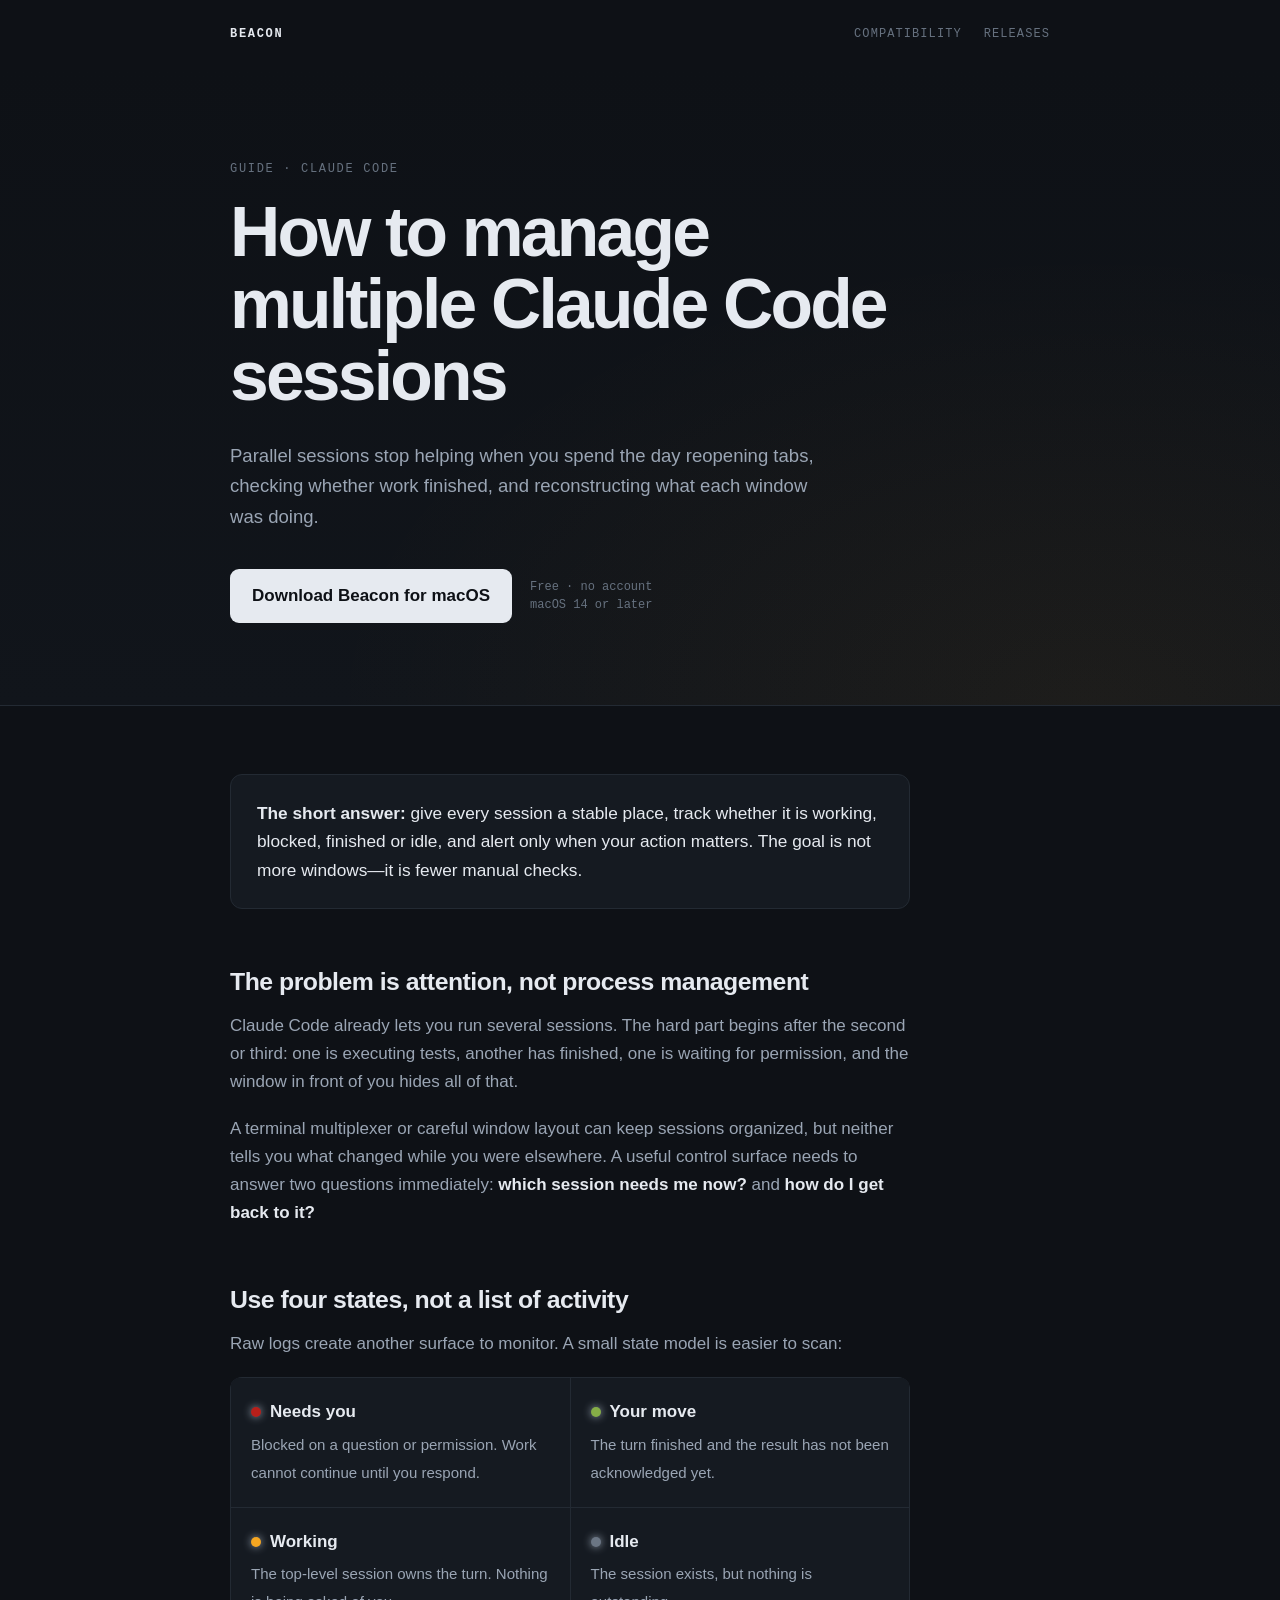
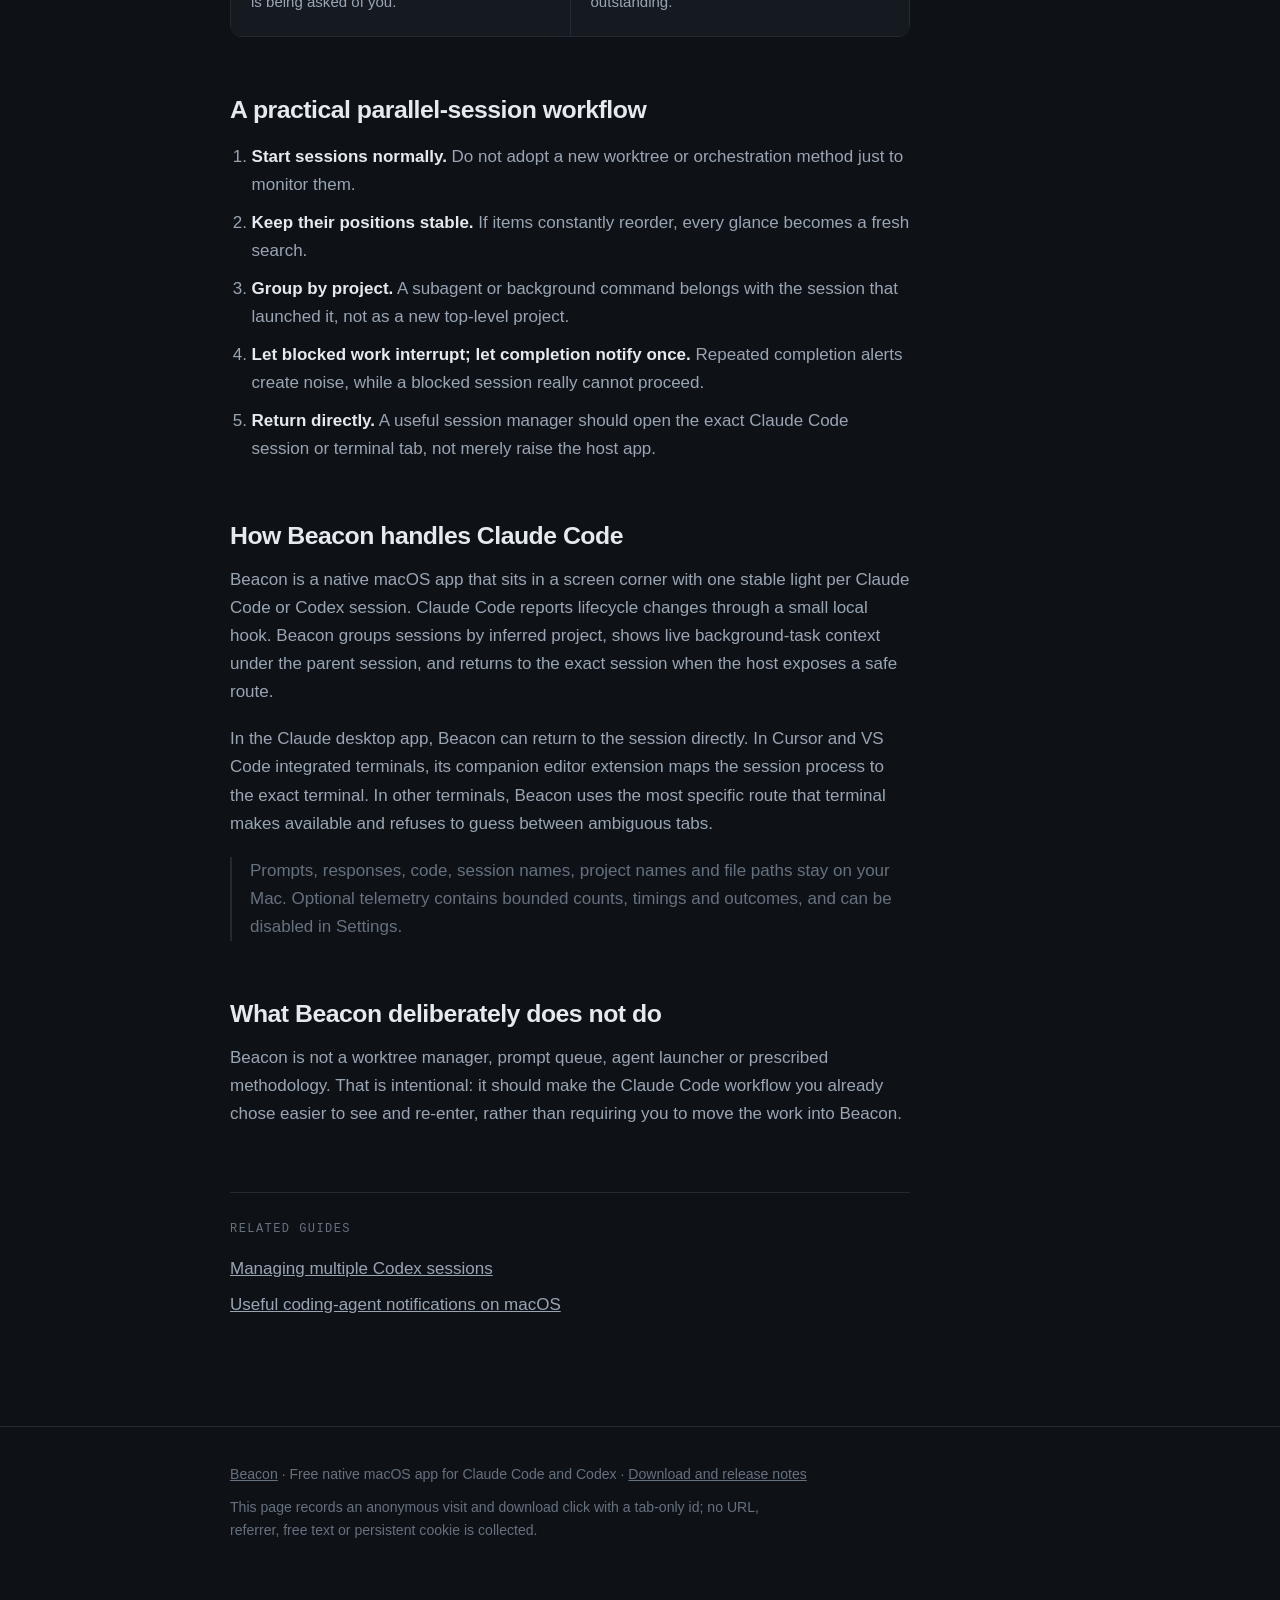
<file: guides/manage-multiple-claude-code-sessions/index.html>
<!doctype html>
<html lang="en">
<head>
<meta charset="utf-8">
<meta name="viewport" content="width=device-width, initial-scale=1">
<title>How to manage multiple Claude Code sessions on macOS</title>
<meta name="description" content="A practical way to track parallel Claude Code sessions, know which one needs you, and return to the right session without hunting through windows.">
<link rel="canonical" href="https://cpektas.github.io/beacon/guides/manage-multiple-claude-code-sessions/">
<meta property="og:title" content="How to manage multiple Claude Code sessions on macOS">
<meta property="og:description" content="Track working, finished, blocked and idle sessions in one stable view—and jump back to the right one.">
<meta property="og:type" content="article">
<meta property="og:url" content="https://cpektas.github.io/beacon/guides/manage-multiple-claude-code-sessions/">
<link rel="stylesheet" href="../guide.css">
</head>
<body>
<div class="wrap"><header class="bar"><a href="../../"><strong>Beacon</strong></a><nav><a href="../../#compatibility">Compatibility</a><a href="https://github.com/cpektas/beacon/releases">Releases</a></nav></header></div>

<section class="hero">
  <div class="wrap">
    <p class="eyebrow">Guide · Claude Code</p>
    <h1>How to manage multiple Claude Code sessions</h1>
    <p class="lede">Parallel sessions stop helping when you spend the day reopening tabs, checking whether work finished, and reconstructing what each window was doing.</p>
    <div class="actions"><a class="download" data-download href="https://github.com/cpektas/beacon/releases/latest">Download Beacon for macOS</a><span class="requirement">Free · no account<br>macOS 14 or later</span></div>
  </div>
</section>

<main><div class="wrap"><article>
  <p class="answer"><strong>The short answer:</strong> give every session a stable place, track whether it is working, blocked, finished or idle, and alert only when your action matters. The goal is not more windows—it is fewer manual checks.</p>

  <h2>The problem is attention, not process management</h2>
  <p>Claude Code already lets you run several sessions. The hard part begins after the second or third: one is executing tests, another has finished, one is waiting for permission, and the window in front of you hides all of that.</p>
  <p>A terminal multiplexer or careful window layout can keep sessions organized, but neither tells you what changed while you were elsewhere. A useful control surface needs to answer two questions immediately: <strong>which session needs me now?</strong> and <strong>how do I get back to it?</strong></p>

  <h2>Use four states, not a list of activity</h2>
  <p>Raw logs create another surface to monitor. A small state model is easier to scan:</p>
  <div class="states">
    <div class="state"><strong><span class="lamp red"></span>Needs you</strong><span>Blocked on a question or permission. Work cannot continue until you respond.</span></div>
    <div class="state"><strong><span class="lamp green"></span>Your move</strong><span>The turn finished and the result has not been acknowledged yet.</span></div>
    <div class="state"><strong><span class="lamp amber"></span>Working</strong><span>The top-level session owns the turn. Nothing is being asked of you.</span></div>
    <div class="state"><strong><span class="lamp grey"></span>Idle</strong><span>The session exists, but nothing is outstanding.</span></div>
  </div>

  <h2>A practical parallel-session workflow</h2>
  <ol>
    <li><strong>Start sessions normally.</strong> Do not adopt a new worktree or orchestration method just to monitor them.</li>
    <li><strong>Keep their positions stable.</strong> If items constantly reorder, every glance becomes a fresh search.</li>
    <li><strong>Group by project.</strong> A subagent or background command belongs with the session that launched it, not as a new top-level project.</li>
    <li><strong>Let blocked work interrupt; let completion notify once.</strong> Repeated completion alerts create noise, while a blocked session really cannot proceed.</li>
    <li><strong>Return directly.</strong> A useful session manager should open the exact Claude Code session or terminal tab, not merely raise the host app.</li>
  </ol>

  <h2>How Beacon handles Claude Code</h2>
  <p>Beacon is a native macOS app that sits in a screen corner with one stable light per Claude Code or Codex session. Claude Code reports lifecycle changes through a small local hook. Beacon groups sessions by inferred project, shows live background-task context under the parent session, and returns to the exact session when the host exposes a safe route.</p>
  <p>In the Claude desktop app, Beacon can return to the session directly. In Cursor and VS Code integrated terminals, its companion editor extension maps the session process to the exact terminal. In other terminals, Beacon uses the most specific route that terminal makes available and refuses to guess between ambiguous tabs.</p>
  <p class="note">Prompts, responses, code, session names, project names and file paths stay on your Mac. Optional telemetry contains bounded counts, timings and outcomes, and can be disabled in Settings.</p>

  <h2>What Beacon deliberately does not do</h2>
  <p>Beacon is not a worktree manager, prompt queue, agent launcher or prescribed methodology. That is intentional: it should make the Claude Code workflow you already chose easier to see and re-enter, rather than requiring you to move the work into Beacon.</p>

  <section class="related"><h2>Related guides</h2><ul><li><a href="../manage-multiple-codex-sessions/">Managing multiple Codex sessions</a></li><li><a href="../ai-coding-agent-notifications-macos/">Useful coding-agent notifications on macOS</a></li></ul></section>
</article></div></main>

<footer><div class="wrap"><p><a href="../../">Beacon</a> · Free native macOS app for Claude Code and Codex · <a href="https://github.com/cpektas/beacon/releases">Download and release notes</a></p><p>This page records an anonymous visit and download click with a tab-only id; no URL, referrer, free text or persistent cookie is collected.</p></div></footer>
<script src="../funnel.js"></script>
</body>
</html>
</file>
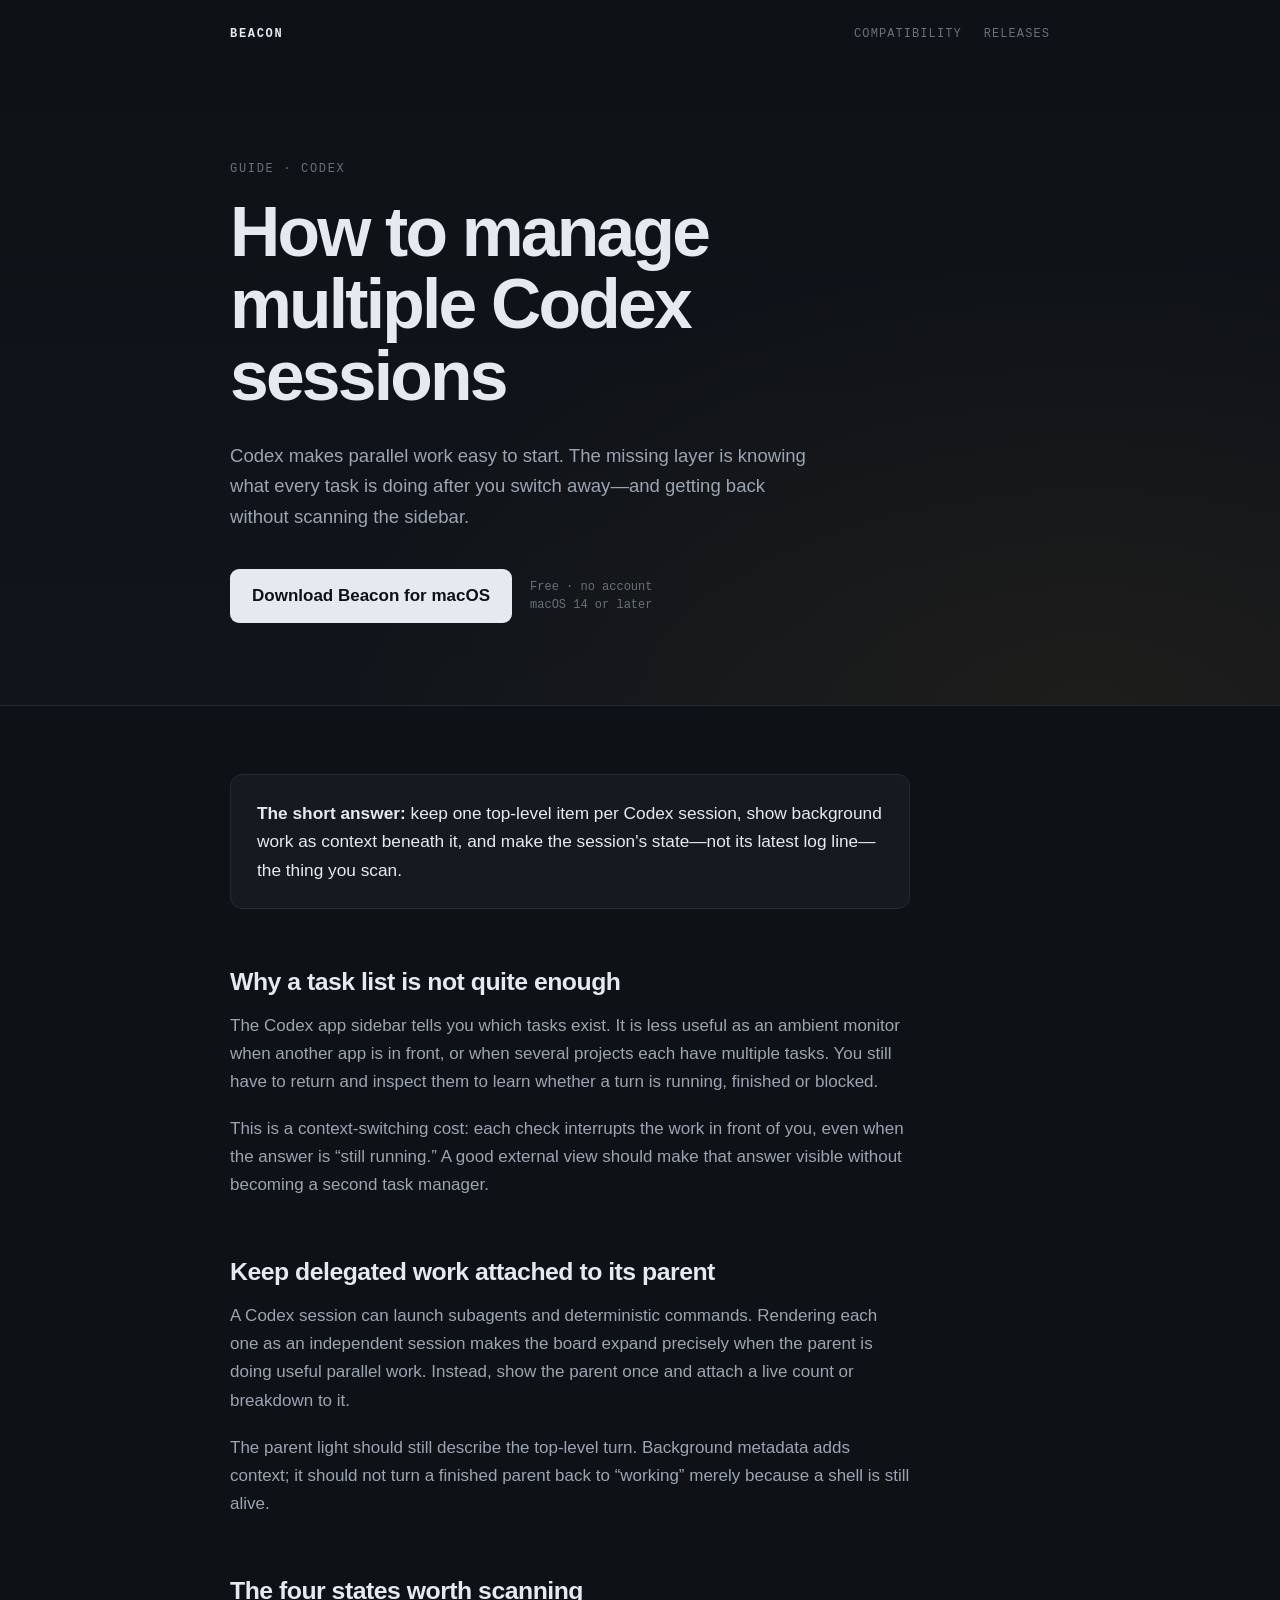
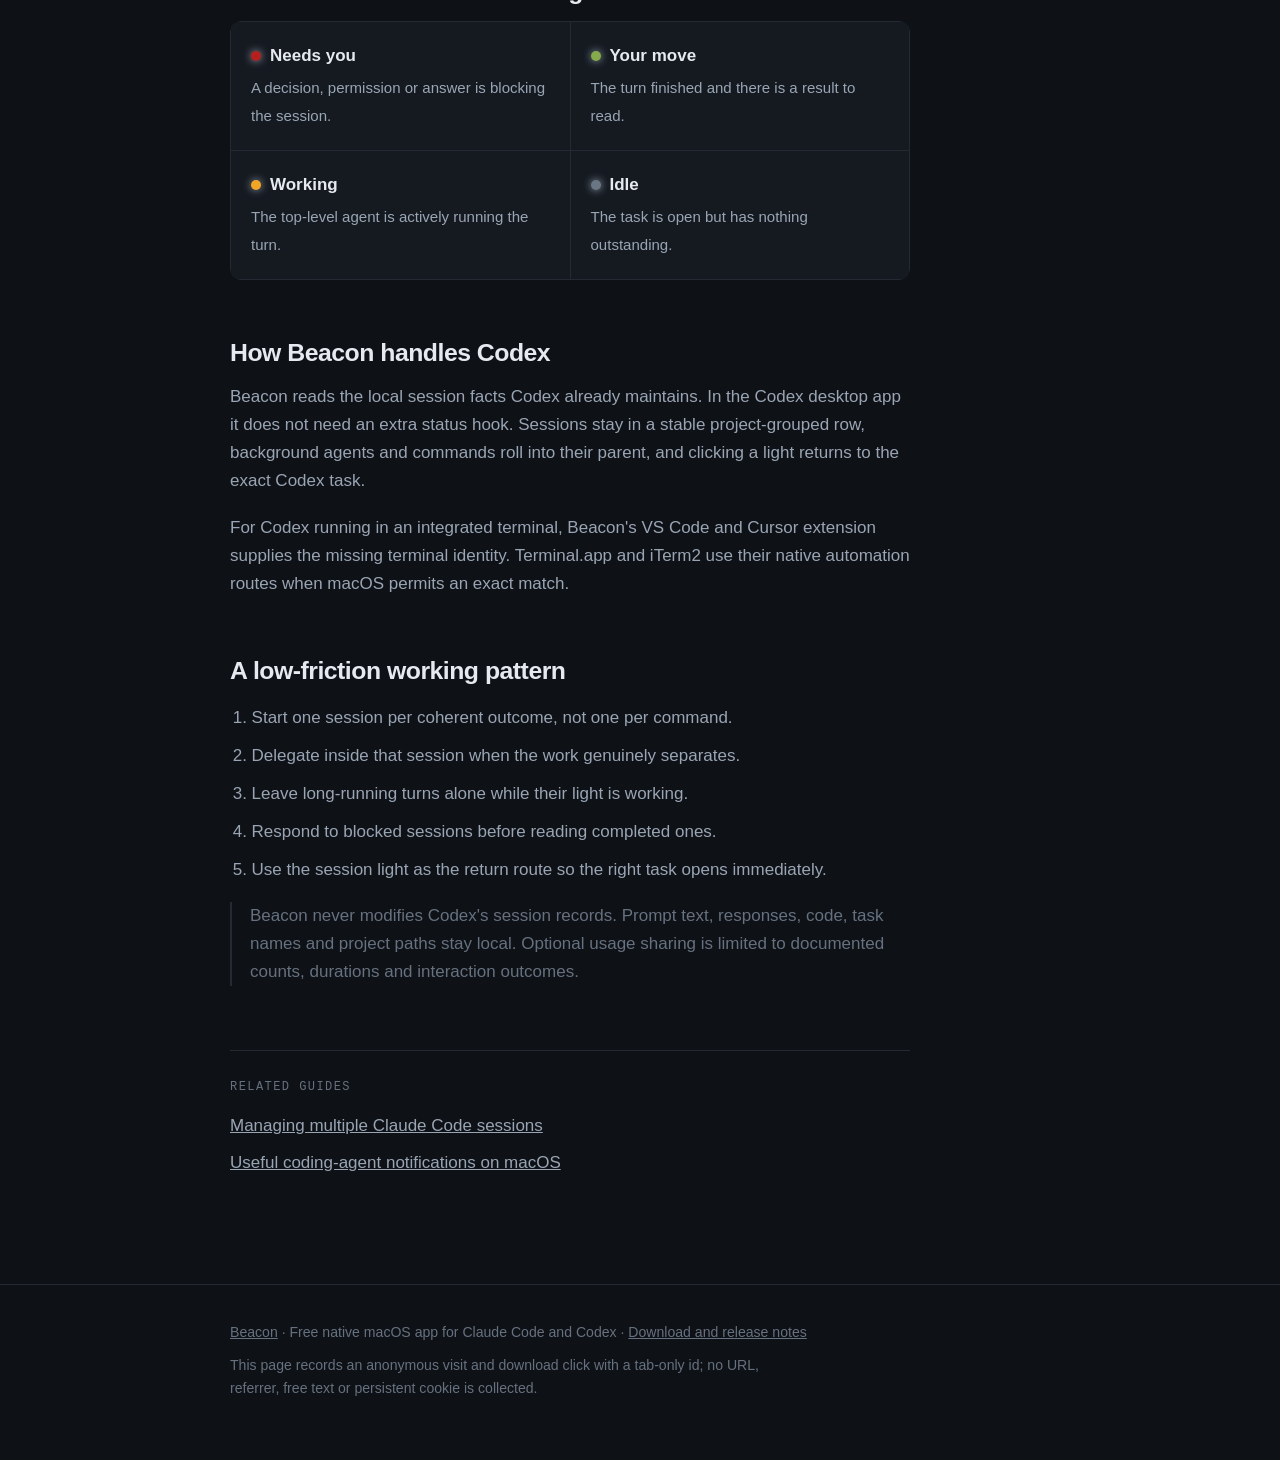
<file: guides/manage-multiple-codex-sessions/index.html>
<!doctype html>
<html lang="en">
<head>
<meta charset="utf-8">
<meta name="viewport" content="width=device-width, initial-scale=1">
<title>How to manage multiple Codex sessions on macOS</title>
<meta name="description" content="Track parallel Codex app and terminal sessions, keep subagents under their parent task, and return to the right session in one click.">
<link rel="canonical" href="https://cpektas.github.io/beacon/guides/manage-multiple-codex-sessions/">
<meta property="og:title" content="How to manage multiple Codex sessions on macOS">
<meta property="og:description" content="A stable view of parallel Codex sessions, including live background work and direct return to the right task.">
<meta property="og:type" content="article">
<meta property="og:url" content="https://cpektas.github.io/beacon/guides/manage-multiple-codex-sessions/">
<link rel="stylesheet" href="../guide.css">
</head>
<body>
<div class="wrap"><header class="bar"><a href="../../"><strong>Beacon</strong></a><nav><a href="../../#compatibility">Compatibility</a><a href="https://github.com/cpektas/beacon/releases">Releases</a></nav></header></div>

<section class="hero">
  <div class="wrap">
    <p class="eyebrow">Guide · Codex</p>
    <h1>How to manage multiple Codex sessions</h1>
    <p class="lede">Codex makes parallel work easy to start. The missing layer is knowing what every task is doing after you switch away—and getting back without scanning the sidebar.</p>
    <div class="actions"><a class="download" data-download href="https://github.com/cpektas/beacon/releases/latest">Download Beacon for macOS</a><span class="requirement">Free · no account<br>macOS 14 or later</span></div>
  </div>
</section>

<main><div class="wrap"><article>
  <p class="answer"><strong>The short answer:</strong> keep one top-level item per Codex session, show background work as context beneath it, and make the session's state—not its latest log line—the thing you scan.</p>

  <h2>Why a task list is not quite enough</h2>
  <p>The Codex app sidebar tells you which tasks exist. It is less useful as an ambient monitor when another app is in front, or when several projects each have multiple tasks. You still have to return and inspect them to learn whether a turn is running, finished or blocked.</p>
  <p>This is a context-switching cost: each check interrupts the work in front of you, even when the answer is “still running.” A good external view should make that answer visible without becoming a second task manager.</p>

  <h2>Keep delegated work attached to its parent</h2>
  <p>A Codex session can launch subagents and deterministic commands. Rendering each one as an independent session makes the board expand precisely when the parent is doing useful parallel work. Instead, show the parent once and attach a live count or breakdown to it.</p>
  <p>The parent light should still describe the top-level turn. Background metadata adds context; it should not turn a finished parent back to “working” merely because a shell is still alive.</p>

  <h2>The four states worth scanning</h2>
  <div class="states">
    <div class="state"><strong><span class="lamp red"></span>Needs you</strong><span>A decision, permission or answer is blocking the session.</span></div>
    <div class="state"><strong><span class="lamp green"></span>Your move</strong><span>The turn finished and there is a result to read.</span></div>
    <div class="state"><strong><span class="lamp amber"></span>Working</strong><span>The top-level agent is actively running the turn.</span></div>
    <div class="state"><strong><span class="lamp grey"></span>Idle</strong><span>The task is open but has nothing outstanding.</span></div>
  </div>

  <h2>How Beacon handles Codex</h2>
  <p>Beacon reads the local session facts Codex already maintains. In the Codex desktop app it does not need an extra status hook. Sessions stay in a stable project-grouped row, background agents and commands roll into their parent, and clicking a light returns to the exact Codex task.</p>
  <p>For Codex running in an integrated terminal, Beacon's VS Code and Cursor extension supplies the missing terminal identity. Terminal.app and iTerm2 use their native automation routes when macOS permits an exact match.</p>

  <h2>A low-friction working pattern</h2>
  <ol>
    <li>Start one session per coherent outcome, not one per command.</li>
    <li>Delegate inside that session when the work genuinely separates.</li>
    <li>Leave long-running turns alone while their light is working.</li>
    <li>Respond to blocked sessions before reading completed ones.</li>
    <li>Use the session light as the return route so the right task opens immediately.</li>
  </ol>

  <p class="note">Beacon never modifies Codex's session records. Prompt text, responses, code, task names and project paths stay local. Optional usage sharing is limited to documented counts, durations and interaction outcomes.</p>

  <section class="related"><h2>Related guides</h2><ul><li><a href="../manage-multiple-claude-code-sessions/">Managing multiple Claude Code sessions</a></li><li><a href="../ai-coding-agent-notifications-macos/">Useful coding-agent notifications on macOS</a></li></ul></section>
</article></div></main>

<footer><div class="wrap"><p><a href="../../">Beacon</a> · Free native macOS app for Claude Code and Codex · <a href="https://github.com/cpektas/beacon/releases">Download and release notes</a></p><p>This page records an anonymous visit and download click with a tab-only id; no URL, referrer, free text or persistent cookie is collected.</p></div></footer>
<script src="../funnel.js"></script>
</body>
</html>
</file>
<file: guides/guide.css>
:root {
  --ink: #0e1116;
  --raised: #151a21;
  --line: #232a33;
  --text: #e6eaf0;
  --dim: #9aa5b4;
  --faint: #66717f;
  --red: #b81f1a;
  --green: #85ad47;
  --amber: #f5a621;
  --grey: #6b7684;
  --sans: -apple-system, BlinkMacSystemFont, "SF Pro Text", "Helvetica Neue", sans-serif;
  --mono: ui-monospace, "SF Mono", SFMono-Regular, Menlo, monospace;
}

* { box-sizing: border-box; }
html { color-scheme: dark; -webkit-text-size-adjust: 100%; }
body {
  margin: 0;
  background: var(--ink);
  color: var(--text);
  font: 17px/1.65 var(--sans);
  -webkit-font-smoothing: antialiased;
}
a { color: inherit; }
:focus-visible { outline: 2px solid #2e7dbf; outline-offset: 3px; }
.wrap { width: min(100% - 48px, 820px); margin: 0 auto; }

.bar {
  display: flex;
  justify-content: space-between;
  align-items: center;
  padding: 26px 0;
  color: var(--faint);
  font: 12px/1.4 var(--mono);
  letter-spacing: .09em;
  text-transform: uppercase;
}
.bar a { text-decoration: none; }
.bar a:hover { color: var(--text); }
.bar strong { color: var(--text); letter-spacing: .14em; font-weight: 600; }
.bar nav { display: flex; gap: 22px; }

.hero {
  padding: 92px 0 82px;
  border-bottom: 1px solid var(--line);
  background:
    radial-gradient(100% 120% at 85% 100%, rgba(245,166,33,.055), transparent 60%),
    linear-gradient(180deg, var(--ink), #11151b);
}
.eyebrow {
  margin: 0 0 18px;
  color: var(--faint);
  font: 12px/1.4 var(--mono);
  letter-spacing: .14em;
  text-transform: uppercase;
}
h1 { margin: 0; max-width: 19ch; font-size: clamp(2.45rem, 7vw, 4.35rem); line-height: 1.04; letter-spacing: -.04em; }
.lede { margin: 28px 0 0; max-width: 57ch; color: var(--dim); font-size: 1.16rem; }
.actions { display: flex; align-items: center; flex-wrap: wrap; gap: 18px; margin-top: 36px; }
.download {
  display: inline-flex;
  padding: 13px 22px;
  border-radius: 9px;
  background: var(--text);
  color: var(--ink);
  font-weight: 650;
  text-decoration: none;
}
.download:hover { background: #fff; }
.requirement { color: var(--faint); font: 12px/1.5 var(--mono); }

main { padding: 68px 0 90px; }
article { max-width: 680px; }
h2 { margin: 58px 0 14px; font-size: 1.55rem; line-height: 1.25; letter-spacing: -.02em; }
h2:first-child { margin-top: 0; }
h3 { margin: 34px 0 8px; font-size: 1.05rem; }
p { margin: 0 0 19px; }
article p, article li { color: var(--dim); }
article strong { color: var(--text); }
article ul, article ol { padding-left: 1.35rem; }
article li { margin: 0 0 10px; }

.answer {
  margin: 0 0 44px;
  padding: 24px 26px;
  border: 1px solid var(--line);
  border-radius: 12px;
  background: var(--raised);
  color: var(--text);
  font-size: 1.08rem;
}
.states { display: grid; grid-template-columns: repeat(2, minmax(0,1fr)); gap: 1px; padding: 1px; border-radius: 12px; background: var(--line); overflow: hidden; }
.state { padding: 20px; background: var(--raised); }
.state strong { display: block; margin-bottom: 4px; }
.lamp { display: inline-block; width: 10px; height: 10px; margin-right: 9px; border-radius: 50%; background: var(--grey); box-shadow: 0 0 8px currentColor; }
.lamp.red { background: var(--red); color: var(--red); }
.lamp.green { background: var(--green); color: var(--green); }
.lamp.amber { background: var(--amber); color: var(--amber); }
.lamp.grey { background: var(--grey); color: var(--grey); }
.state span:last-child { color: var(--dim); font-size: .94rem; }
.note { padding-left: 18px; border-left: 2px solid var(--line); color: var(--faint); }

.related { margin-top: 64px; padding-top: 28px; border-top: 1px solid var(--line); }
.related h2 { margin-top: 0; color: var(--faint); font: 12px/1.4 var(--mono); letter-spacing: .12em; text-transform: uppercase; }
.related ul { padding: 0; list-style: none; }
.related li { margin: 8px 0; }
.related a { color: var(--dim); }

footer { padding: 36px 0 60px; border-top: 1px solid var(--line); color: var(--faint); font-size: .88rem; }
footer p { margin: 0; }
footer p + p { margin-top: 10px; max-width: 72ch; }

@media (max-width: 620px) {
  .wrap { width: min(100% - 36px, 820px); }
  .bar nav a:first-child { display: none; }
  .hero { padding: 62px 0; }
  .states { grid-template-columns: 1fr; }
}
</file>
